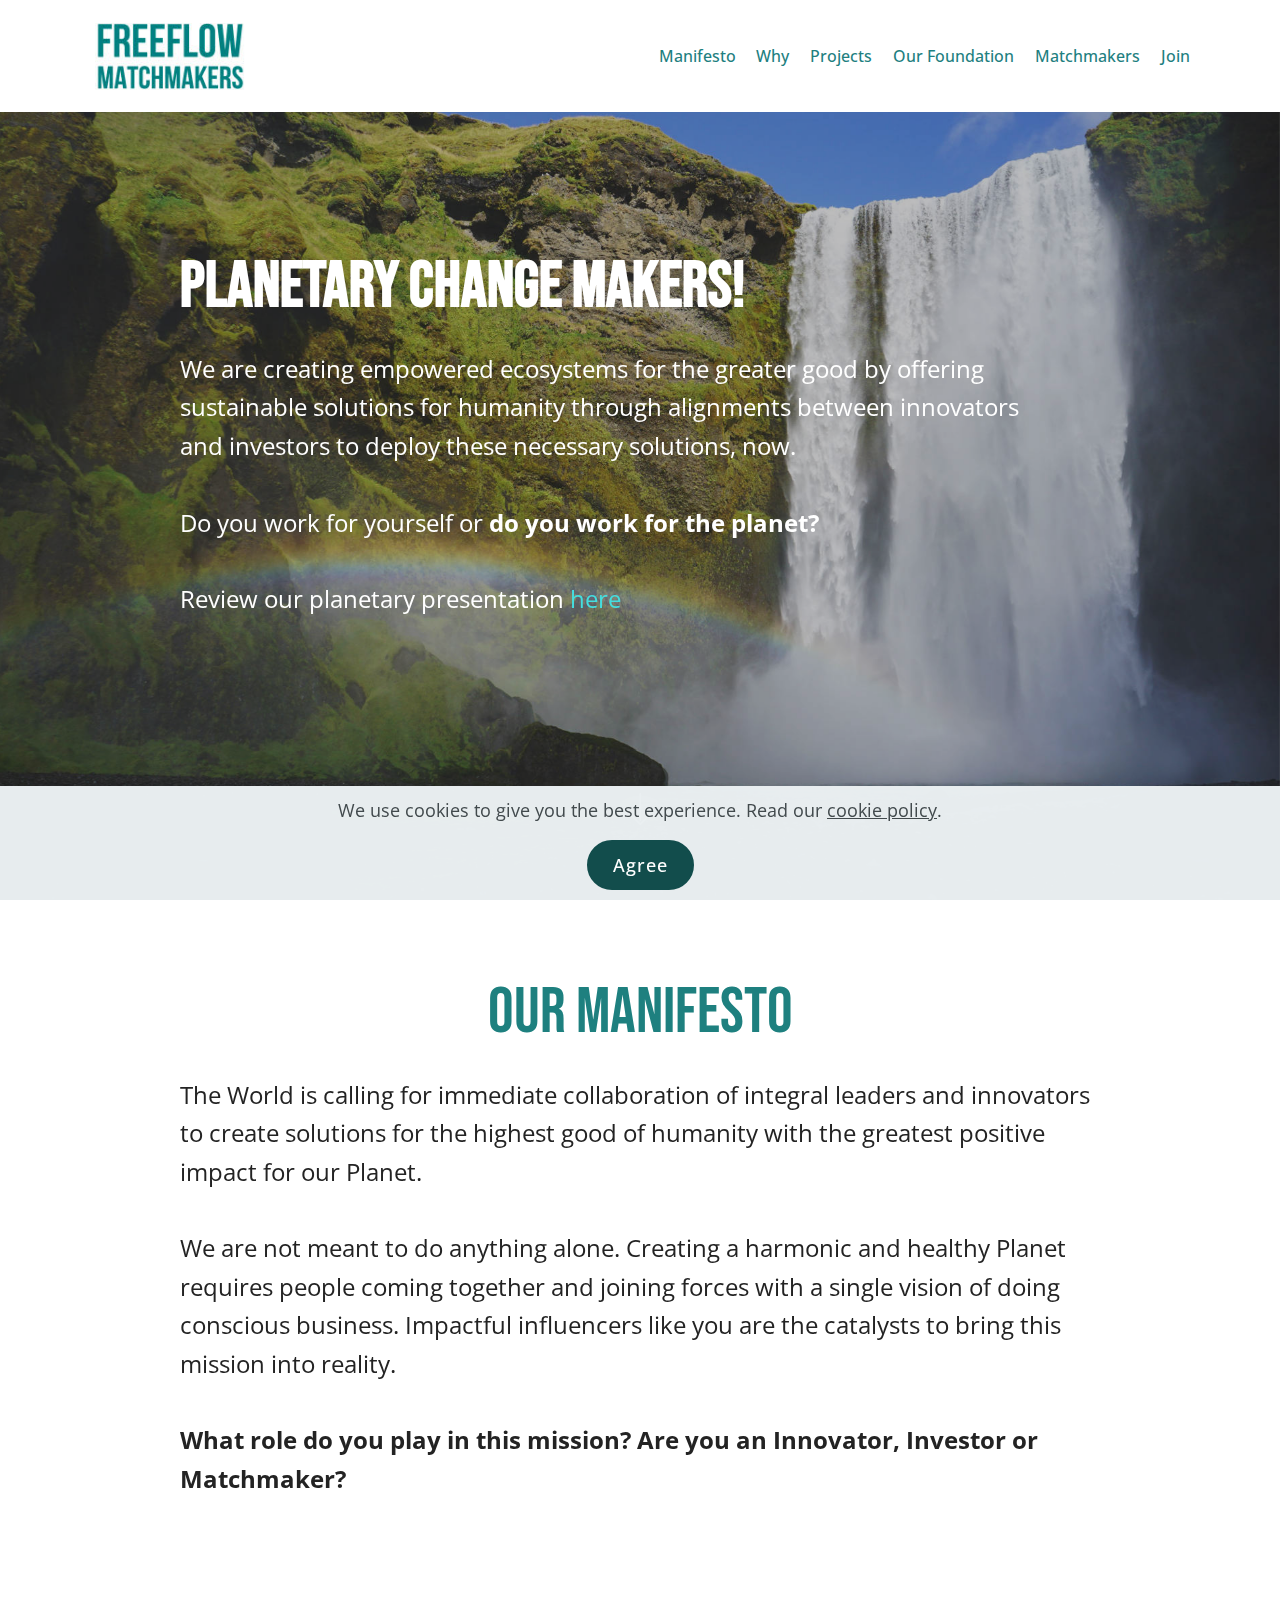
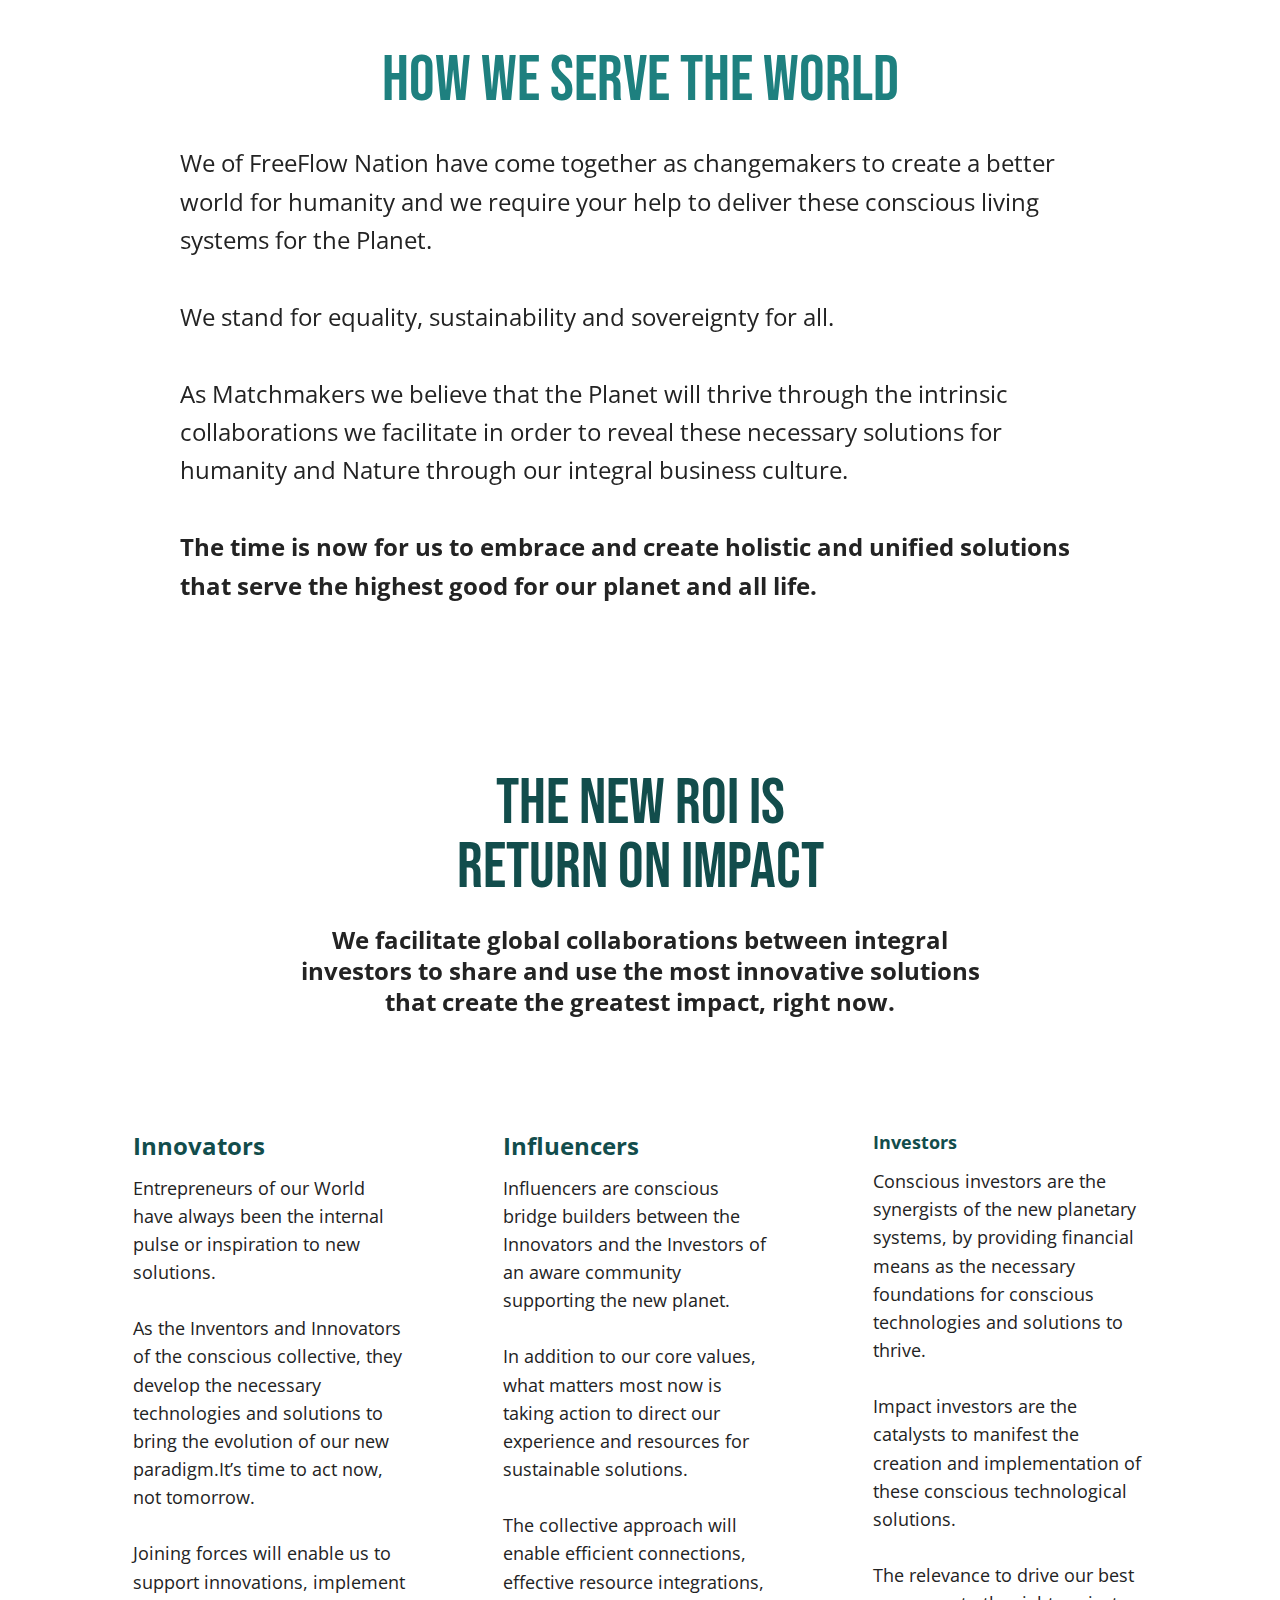
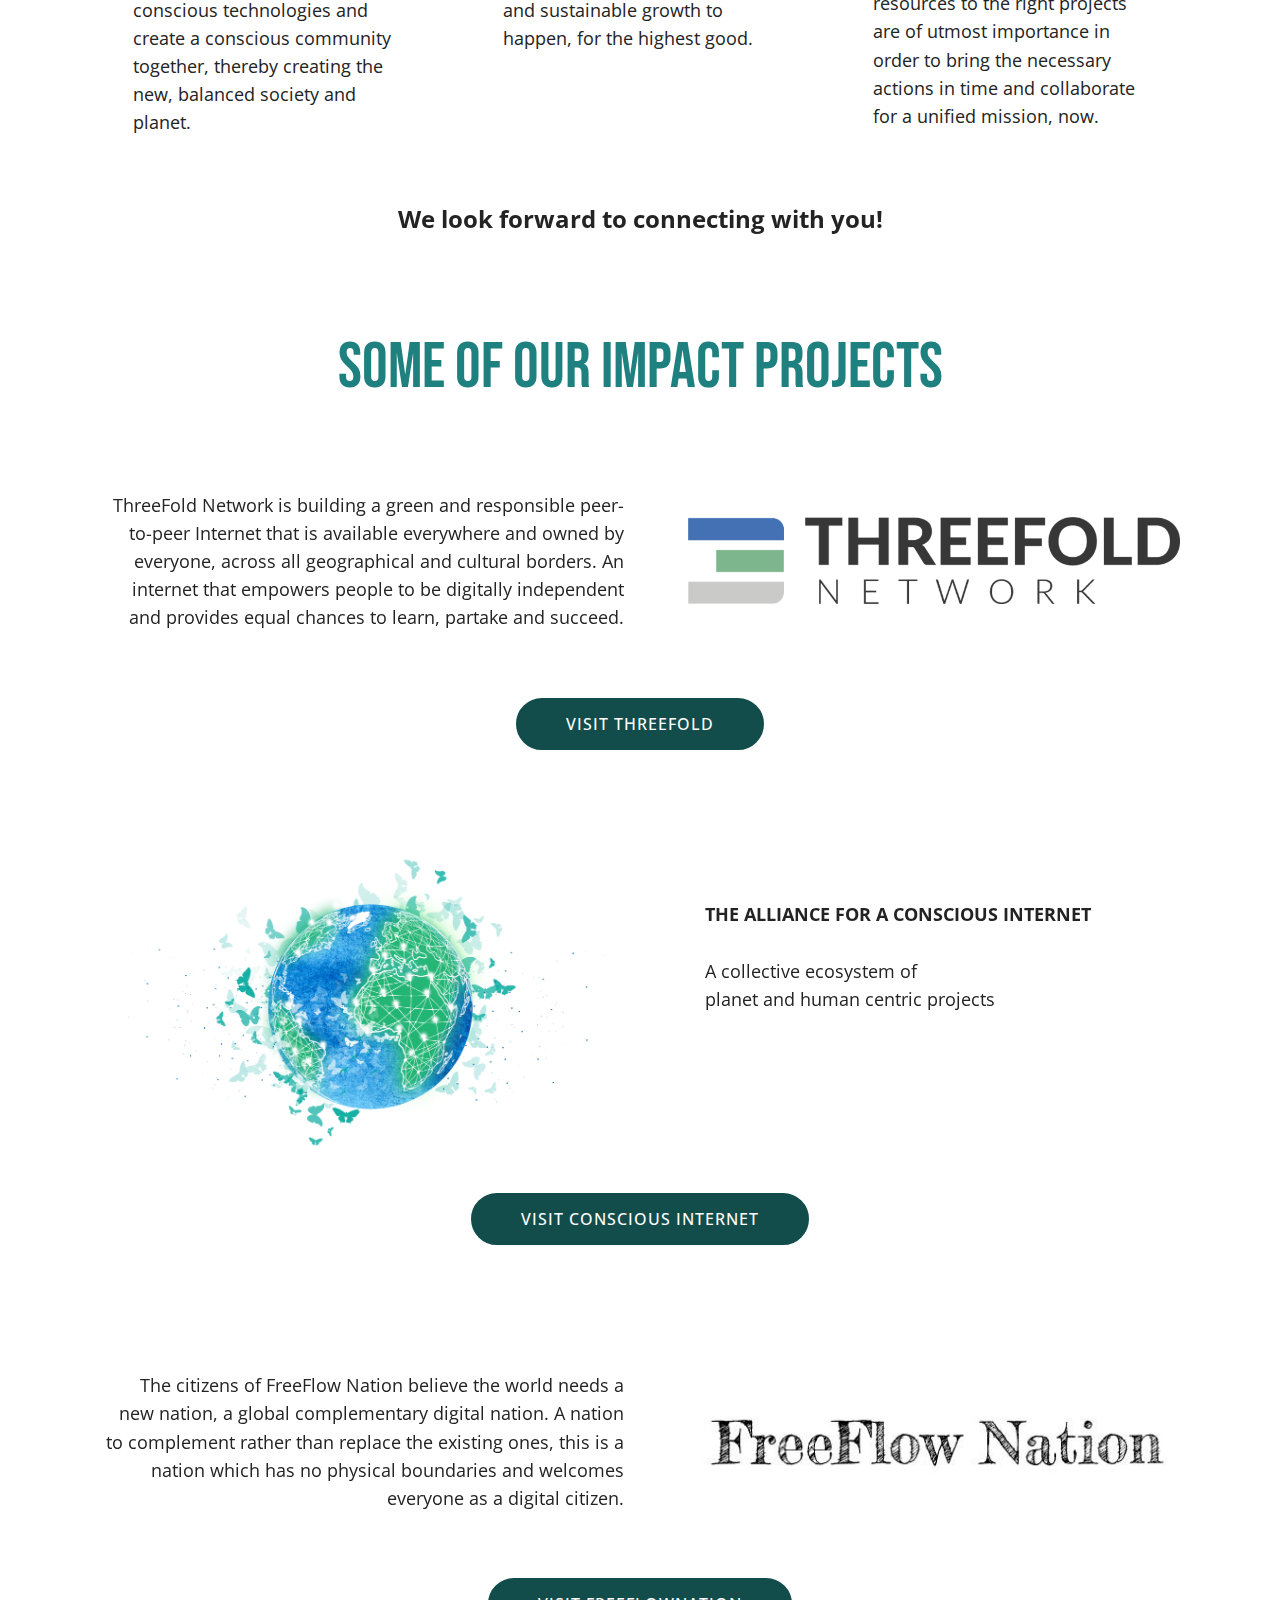
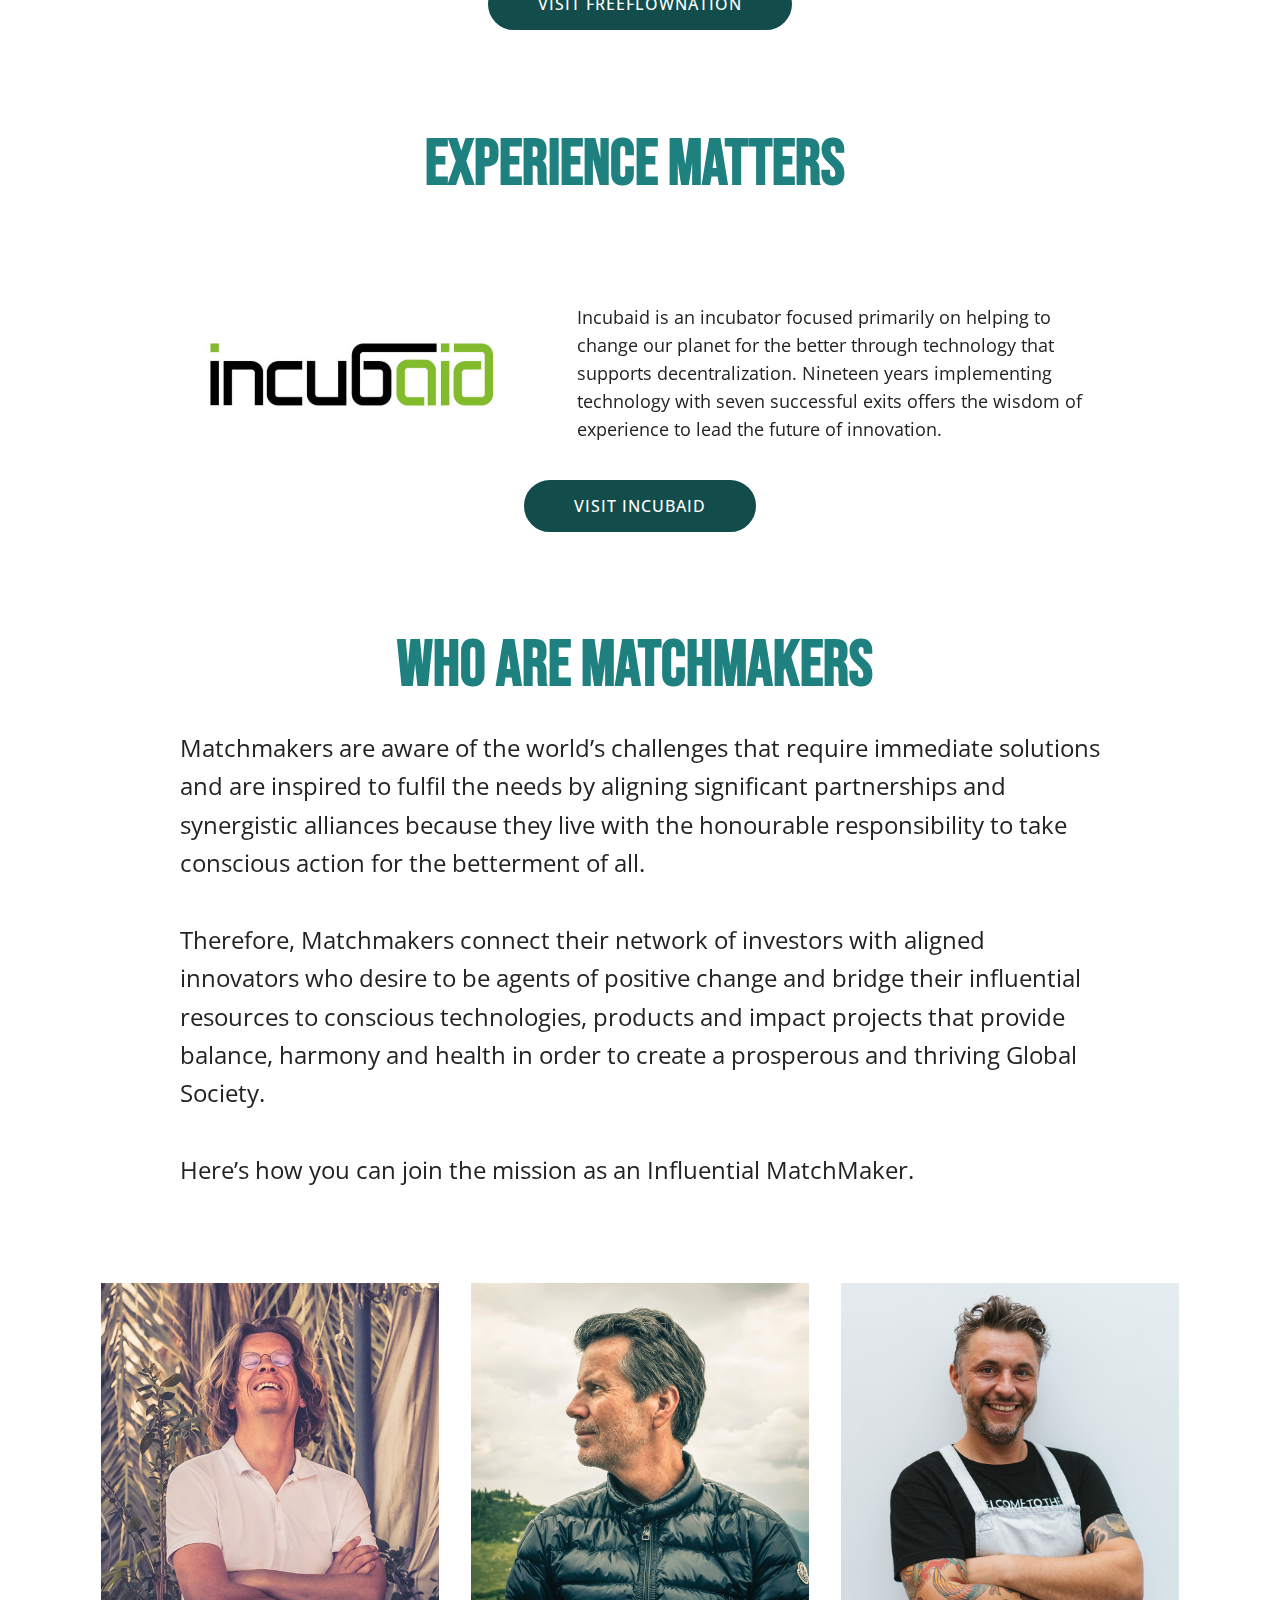
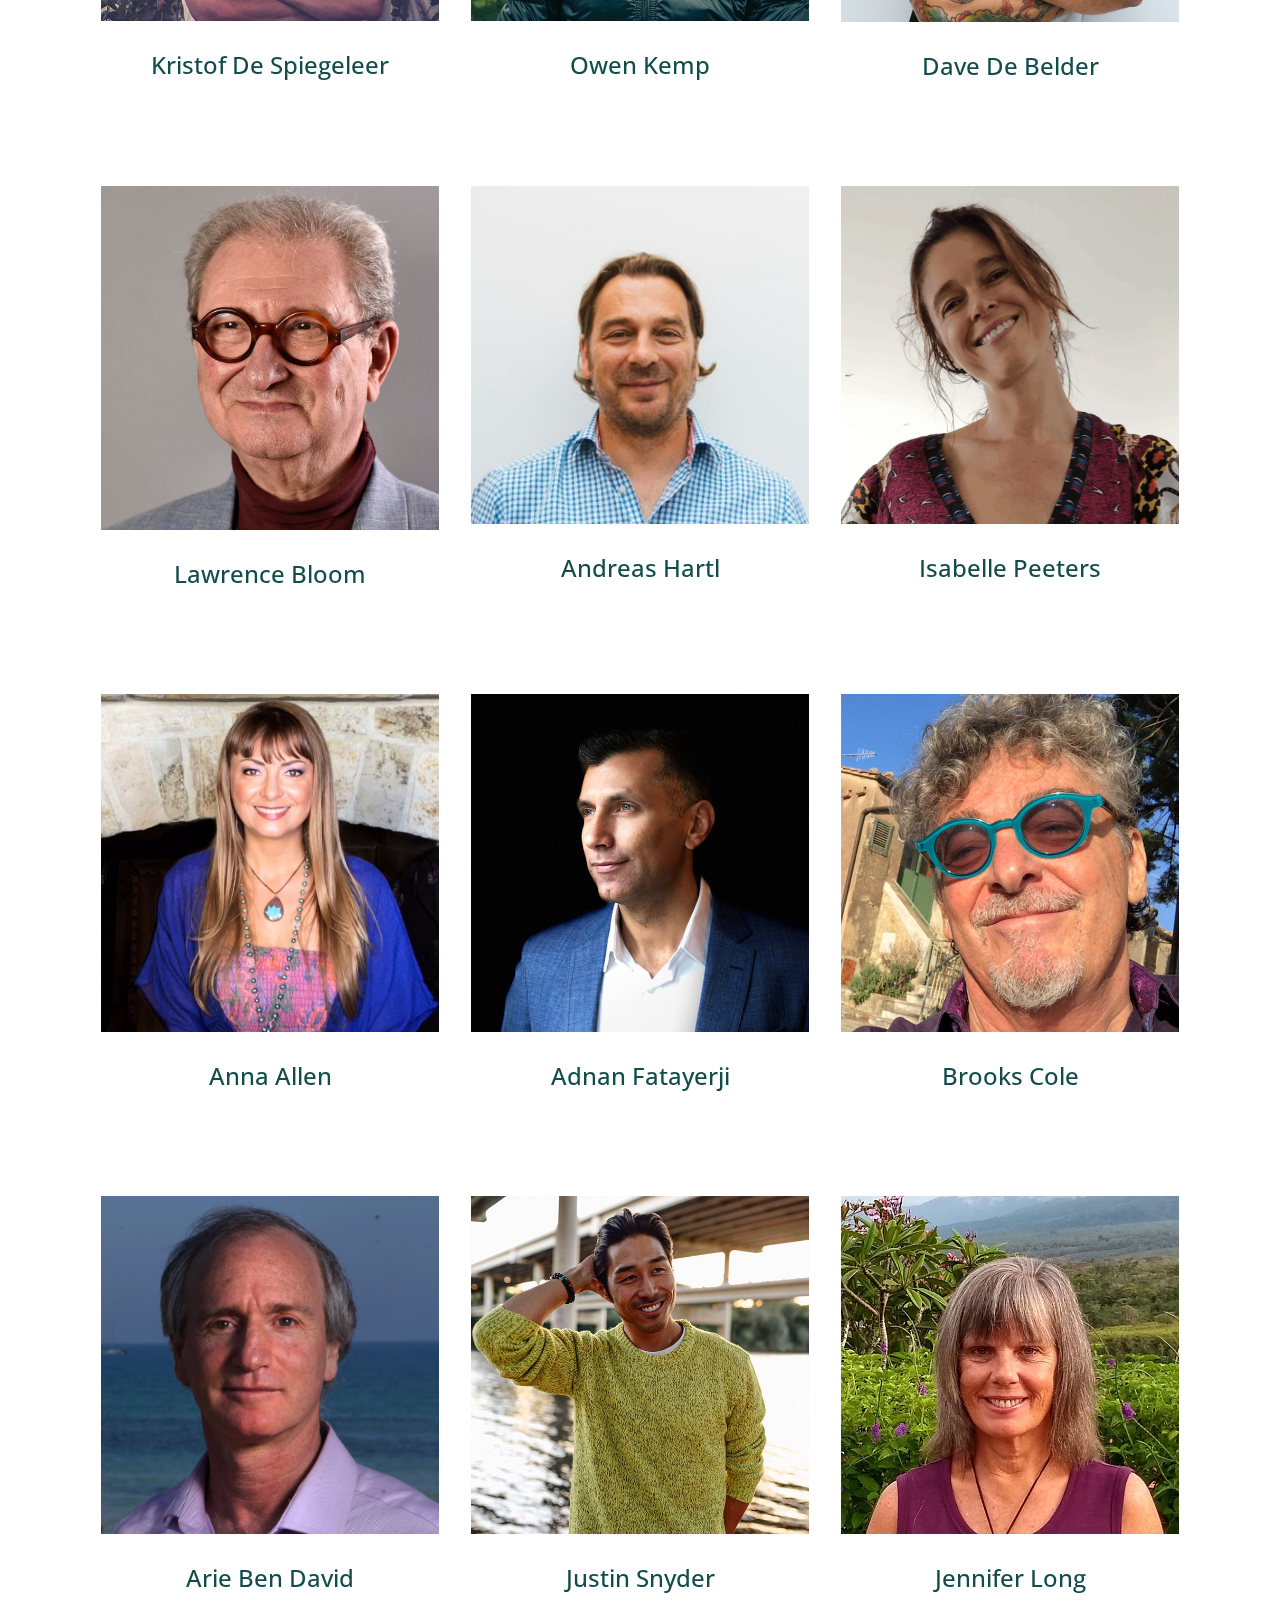
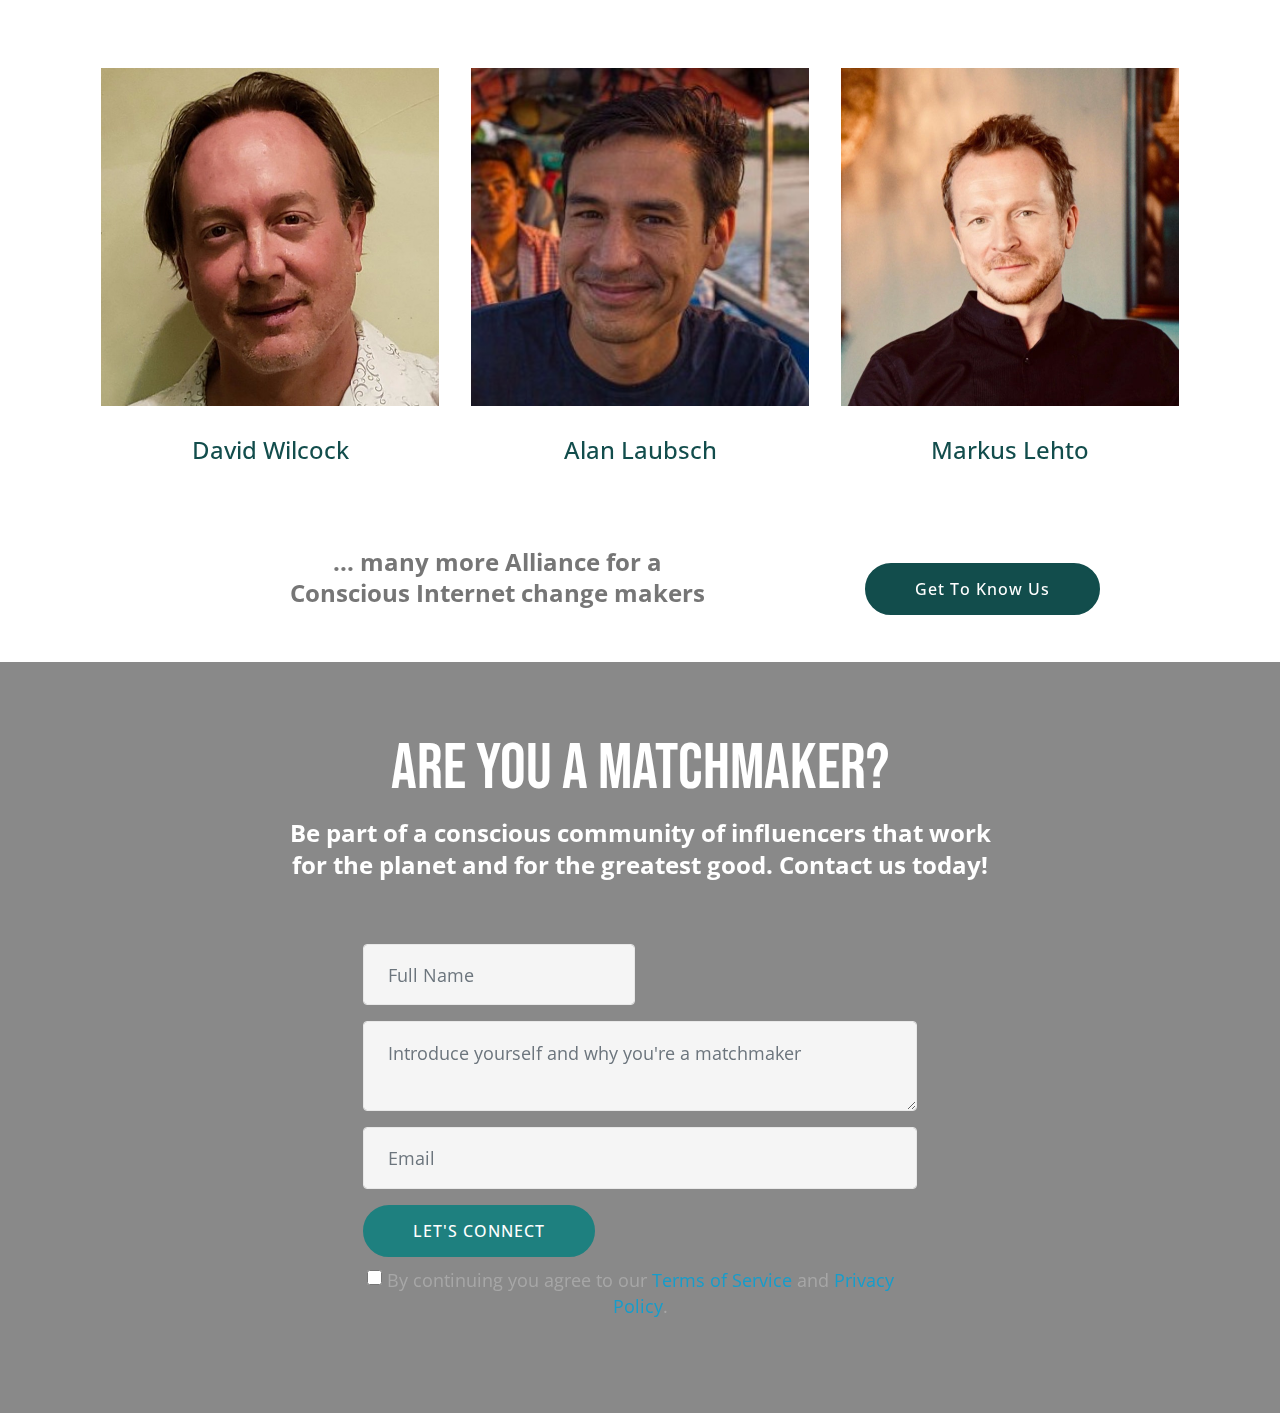
<file: index.html>
<!DOCTYPE html>
<html  >
<head>
  <!-- Site made with Mobirise Website Builder v4.12.4, https://mobirise.com -->
  <meta charset="UTF-8">
  <meta http-equiv="X-UA-Compatible" content="IE=edge">
  <meta name="generator" content="Mobirise v4.12.4, mobirise.com">
  <meta name="viewport" content="width=device-width, initial-scale=1, minimum-scale=1">
  <link rel="shortcut icon" href="assets/images/screenshot-2020-03-17-at-14.22.44-128x127.png" type="image/x-icon">
  <meta name="description" content="">
  
  
  <title>Home</title>
  <link rel="stylesheet" href="assets/web/assets/mobirise-icons/mobirise-icons.css">
  <link rel="stylesheet" href="assets/bootstrap/css/bootstrap.min.css">
  <link rel="stylesheet" href="assets/bootstrap/css/bootstrap-grid.min.css">
  <link rel="stylesheet" href="assets/bootstrap/css/bootstrap-reboot.min.css">
  <link rel="stylesheet" href="assets/web/assets/gdpr-plugin/gdpr-styles.css">
  <link rel="stylesheet" href="assets/tether/tether.min.css">
  <link rel="stylesheet" href="assets/dropdown/css/style.css">
  <link rel="stylesheet" href="assets/formstyler/jquery.formstyler.css">
  <link rel="stylesheet" href="assets/formstyler/jquery.formstyler.theme.css">
  <link rel="stylesheet" href="assets/datepicker/jquery.datetimepicker.min.css">
  <link rel="stylesheet" href="assets/theme/css/style.css">
  <link rel="preload" as="style" href="assets/mobirise/css/mbr-additional.css"><link rel="stylesheet" href="assets/mobirise/css/mbr-additional.css" type="text/css">
  
  
  
</head>
<body>
  <section class="menu cid-rSWclpwy1L" once="menu" id="menu1-0">

    

    <nav class="navbar navbar-expand beta-menu navbar-dropdown align-items-center navbar-fixed-top navbar-toggleable-sm">
        <button class="navbar-toggler navbar-toggler-right" type="button" data-toggle="collapse" data-target="#navbarSupportedContent" aria-controls="navbarSupportedContent" aria-expanded="false" aria-label="Toggle navigation">
            <div class="hamburger">
                <span></span>
                <span></span>
                <span></span>
                <span></span>
            </div>
        </button>
        <div class="menu-logo">
            <div class="navbar-brand">
                <span class="navbar-logo">
                    <a href="index.html">
                         <img src="assets/images/ffmm2-192x103.jpg" alt="Mobirise" title="" style="height: 6rem;">
                    </a>
                </span>
                
            </div>
        </div>
        <div class="collapse navbar-collapse" id="navbarSupportedContent">
            <ul class="navbar-nav nav-dropdown nav-right" data-app-modern-menu="true"><li class="nav-item">
                    <a class="nav-link link text-secondary display-4" href="index.html#header2-i">
                        
                        Manifesto</a>
                </li><li class="nav-item"><a class="nav-link link text-secondary display-4" href="index.html#header2-5">Why</a></li><li class="nav-item"><a class="nav-link link text-secondary display-4" href="index.html#header2-q">Projects</a></li><li class="nav-item"><a class="nav-link link text-secondary display-4" href="index.html#content7-12">Our Foundation</a></li><li class="nav-item"><a class="nav-link link text-secondary display-4" href="index.html#header2-6">Matchmakers</a></li><li class="nav-item"><a class="nav-link link text-secondary display-4" href="index.html#form3-e">Join</a></li></ul>
            
        </div>
    </nav>
</section>

<section class="engine"><a href="https://mobirise.info/m">free website design templates</a></section><section class="cid-rSWcpvoNPA mbr-fullscreen mbr-parallax-background" id="header2-1">

    

    <div class="mbr-overlay" style="opacity: 0.3; background-color: rgb(35, 35, 35);"></div>

    <div class="container align-center">
        <div class="row justify-content-md-center">
            <div class="mbr-white col-md-10">
                <h1 class="mbr-section-title mbr-bold pb-3 mbr-fonts-style display-2">Planetary Change Makers!<span style="font-weight: normal;">&nbsp;</span></h1>
                
                <p class="mbr-text pb-3 mbr-fonts-style display-5">We are creating empowered ecosystems for the greater good by offering sustainable solutions for humanity through alignments between innovators <br>and investors to deploy these necessary solutions, now.&nbsp;<br><br>Do you work for yourself or <strong>do you work for the planet?</strong><br><br>Review our planetary presentation <a href="http://planet.freeflownation.org" class="text-success">here</a></p>
                
            </div>
        </div>
    </div>
    <div class="mbr-arrow hidden-sm-down" aria-hidden="true">
        <a href="#next">
            <i class="mbri-down mbr-iconfont"></i>
        </a>
    </div>
</section>

<section class="cid-rT1Etxje2z" id="header2-i">

    

    

    <div class="container align-center">
        <div class="row justify-content-md-center">
            <div class="mbr-white col-md-10">
                <h1 class="mbr-section-title mbr-bold pb-3 mbr-fonts-style display-2"><span style="font-weight: normal;">Our Manifesto</span></h1>
                
                <p class="mbr-text pb-3 mbr-fonts-style display-5">The World is calling for immediate collaboration of integral leaders and innovators to create solutions for the highest good of humanity with the greatest positive impact for our Planet.<br><br>We are not meant to do anything alone. Creating a harmonic and healthy Planet requires people coming together and joining forces with a single vision of doing conscious business. Impactful influencers like you are the catalysts to bring this mission into reality.<br><br><strong>What role do you play in this mission? Are you an Innovator, Investor or Matchmaker?</strong><strong><br></strong><br></p>
                
            </div>
        </div>
    </div>
    
</section>

<section class="cid-rSWfxkdIQI" id="header2-5">

    

    

    <div class="container align-center">
        <div class="row justify-content-md-center">
            <div class="mbr-white col-md-10">
                <h1 class="mbr-section-title mbr-bold pb-3 mbr-fonts-style display-2"><span style="font-weight: normal;">How we serve the world</span></h1>
                
                <p class="mbr-text pb-3 mbr-fonts-style display-5">We of FreeFlow Nation have come together as changemakers to create a better world for humanity and we require your help to deliver these conscious living systems for the Planet.<br><br>We stand for equality, sustainability and sovereignty for all.<br><br>As Matchmakers we believe that the Planet will thrive through the  intrinsic collaborations we facilitate in order to reveal these necessary solutions for humanity and Nature through our integral business culture.<br><br><strong>The time is now for us to embrace and create holistic and unified solutions that serve the highest good for our planet and all life.</strong><br></p>
                
            </div>
        </div>
    </div>
    
</section>

<section class="mbr-section content4 cid-rV15FZhwWv" id="content4-17">

    

    <div class="container">
        <div class="media-container-row">
            <div class="title col-12 col-md-8">
                <h2 class="align-center pb-3 mbr-fonts-style display-2">the new roi is <br>return on impact</h2>
                <h3 class="mbr-section-subtitle align-center mbr-light mbr-fonts-style display-5"><strong>We facilitate global collaborations between integral investors to share and use the most innovative solutions that create the greatest impact, right now.</strong></h3>
                
            </div>
        </div>
    </div>
</section>

<section class="features4 cid-rV151T6Spv" id="features4-13">
    
         

    
    <div class="container">
        <div class="media-container-row">
            <div class="card p-3 col-12 col-md-6 col-lg-4">
                <div class="card-wrapper media-container-row media-container-row">
                    <div class="card-box">
                        <h4 class="card-title pb-3 mbr-fonts-style display-5"><strong>
                            Innovators
                        </strong></h4>
                        <p class="mbr-text mbr-fonts-style display-7">Entrepreneurs of our World have always been the internal pulse or inspiration to new solutions. <br><br>As the Inventors and Innovators of the conscious collective, they develop the necessary technologies and solutions to bring the evolution of our new paradigm.It’s time to act now, not tomorrow.<br><br>Joining forces will enable us to support innovations, implement conscious technologies and create a conscious community together, thereby creating the new, balanced society and planet.</p>
                    </div>
                </div>
            </div>

            <div class="card p-3 col-12 col-md-6 col-12 col-md-6 col-lg-4">
                <div class="card-wrapper media-container-row">
                    <div class="card-box">
                        <h4 class="card-title pb-3 mbr-fonts-style display-5"><strong>
                            Influencers
                        </strong></h4>
                        <p class="mbr-text mbr-fonts-style display-7">Influencers are conscious bridge builders between the Innovators and the Investors of an aware community supporting the new planet.<br><br>In addition to our core values, what matters most now is taking action to direct our experience and resources for sustainable solutions.<br><br>The collective approach will enable efficient connections, effective resource integrations, and sustainable growth to happen, for the highest good.<br><br></p>
                    </div>
                </div>
            </div>

            <div class="card p-3 col-12 col-md-6 col-lg-4">
                <div class="card-wrapper media-container-row">
                    <div class="card-box">
                        <h4 class="card-title pb-3 mbr-fonts-style display-7"><strong>
                            Investors
                        </strong></h4>
                        <p class="mbr-text mbr-fonts-style display-7">Conscious investors are the synergists of the new planetary systems, by providing financial means as the necessary foundations for conscious technologies and solutions to thrive.<br><br>Impact investors are the catalysts to manifest the creation and implementation of these conscious technological solutions.<br><br>The relevance to drive our best resources to the right projects are of utmost importance in order to bring the necessary actions in time and collaborate for a unified mission, now.</p>
                    </div>
                </div>
            </div>

            
        </div>
    </div>
</section>

<section class="mbr-section article content1 cid-rT7xPBELzn" id="content1-t">
    
     

    <div class="container">
        <div class="media-container-row">
            <div class="mbr-text col-12 mbr-fonts-style display-5 col-md-8"><p><strong>We look forward to connecting with you!</strong></p></div>
        </div>
    </div>
</section>

<section class="cid-rT1Io8YS0j" id="header2-q">

    

    

    <div class="container align-center">
        <div class="row justify-content-md-center">
            <div class="mbr-white col-md-10">
                <h1 class="mbr-section-title mbr-bold pb-3 mbr-fonts-style display-2"><span style="font-weight: normal;">some of our IMPACT projects</span></h1>
                
                
                
            </div>
        </div>
    </div>
    
</section>

<section class="mbr-section content7 cid-rT1Il90O2r" id="content7-p">
          
    

    <div class="container">
        <div class="media-container-row">
            <div class="col-12 col-md-12">
                <div class="media-container-row">
                    <div class="media-content">
                        <div class="mbr-section-text">
                            <p class="mbr-text align-right mb-0 mbr-fonts-style display-7">ThreeFold Network is building a green and responsible peer-to-peer Internet that is available everywhere and owned by everyone, across all geographical and cultural borders. An internet that empowers people to be digitally independent and provides equal chances to learn, partake and succeed.</p>
                        </div>
                    </div>
                    <div class="mbr-figure" style="width: 100%;">
                     <img src="assets/images/tfn-horizontal-indented-842x149.png" alt="Mobirise" title="">  
                    </div>
                </div>
            </div>
        </div>
    </div>
</section>

<section class="mbr-section content8 cid-rTuQKBX1O1" id="content8-17">

    

    <div class="container">
        <div class="media-container-row title">
            <div class="col-12 col-md-8">
                <div class="mbr-section-btn align-center"><a class="btn btn-primary display-4" href="https://threefold.io" target="_blank">VISIT THREEFOLD</a></div>
            </div>
        </div>
    </div>
</section>

<section class="mbr-section content7 cid-rT1HVJMgg8" id="content7-n">
          
    

    <div class="container">
        <div class="media-container-row">
            <div class="col-12 col-md-12">
                <div class="media-container-row">
                    <div class="media-content">
                        <div class="mbr-section-text">
                            <p class="mbr-text align-right mb-0 mbr-fonts-style display-7"><strong><br></strong><br><br><strong>THE ALLIANCE FOR A CONSCIOUS INTERNET</strong><br><br>A collective ecosystem of <br>planet and human centric projects<br><br><br></p>
                        </div>
                    </div>
                    <div class="mbr-figure" style="width: 120%;">
                     <img src="assets/images/green-header2.png" alt="Mobirise" title="">  
                    </div>
                </div>
            </div>
        </div>
    </div>
</section>

<section class="mbr-section content8 cid-rTuQUD4iWx" id="content8-1a">

    

    <div class="container">
        <div class="media-container-row title">
            <div class="col-12 col-md-8">
                <div class="mbr-section-btn align-center"><a class="btn btn-primary display-4" href="https://www.consciousinternet.org/" target="_blank">VISIT CONSCIOUS INTERNET</a></div>
            </div>
        </div>
    </div>
</section>

<section class="mbr-section content7 cid-rTuHPYyjiO" id="content7-y">
          
    

    <div class="container">
        <div class="media-container-row">
            <div class="col-12 col-md-12">
                <div class="media-container-row">
                    <div class="media-content">
                        <div class="mbr-section-text">
                            <p class="mbr-text align-right mb-0 mbr-fonts-style display-7">The citizens of FreeFlow Nation believe the world needs a new nation, a global complementary digital nation. A nation to complement rather than replace the existing ones, this is a nation which has no physical boundaries and welcomes everyone as a digital citizen.<br></p>
                        </div>
                    </div>
                    <div class="mbr-figure" style="width: 100%;">
                     <img src="assets/images/ffnlogo-500x80.jpg" alt="freeflow nation logo" title="">  
                    </div>
                </div>
            </div>
        </div>
    </div>
</section>

<section class="mbr-section content8 cid-rTuQVsVQKc" id="content8-1b">

    

    <div class="container">
        <div class="media-container-row title">
            <div class="col-12 col-md-8">
                <div class="mbr-section-btn align-center"><a class="btn btn-primary display-4" href="https://freeflownation.org" target="_blank">VISIT FREEFLOWNATION</a></div>
            </div>
        </div>
    </div>
</section>

<section class="cid-rTuIVLW88k" id="header2-z">

    

    

    <div class="container align-center">
        <div class="row justify-content-md-center">
            <div class="mbr-white col-md-10">
                <h1 class="mbr-section-title mbr-bold pb-3 mbr-fonts-style display-2">Experience Matters&nbsp;</h1>
                
                
                
            </div>
        </div>
    </div>
    
</section>

<section class="mbr-section content7 cid-rTuJOTr0vB" id="content7-12">
          
    

    <div class="container">
        <div class="media-container-row">
            <div class="col-12 col-md-10">
                <div class="media-container-row">
                    <div class="media-content">
                        <div class="mbr-section-text">
                            <p class="mbr-text align-right mb-0 mbr-fonts-style display-7">Incubaid is an incubator focused primarily on helping to change our planet for the better through technology that supports decentralization. Nineteen years implementing technology with seven successful exits offers the wisdom of experience to lead the future of innovation.&nbsp;<br></p>
                        </div>
                    </div>
                    <div class="mbr-figure" style="width: 70%;">
                     <img src="assets/images/incubaidlogo-574x168.jpg" alt="Mobirise" title="">  
                    </div>
                </div>
            </div>
        </div>
    </div>
</section>

<section class="mbr-section content8 cid-rTuRe7gGwV" id="content8-1c">

    

    <div class="container">
        <div class="media-container-row title">
            <div class="col-12 col-md-8">
                <div class="mbr-section-btn align-center"><a class="btn btn-primary display-4" href="https://incubaid.com/" target="_blank">VISIT INCUBAID</a></div>
            </div>
        </div>
    </div>
</section>

<section class="cid-rSWfK10Hhr" id="header2-6">

    

    

    <div class="container align-center">
        <div class="row justify-content-md-center">
            <div class="mbr-white col-md-10">
                <h1 class="mbr-section-title mbr-bold pb-3 mbr-fonts-style display-2">Who are Matchmakers&nbsp;</h1>
                
                <p class="mbr-text pb-3 mbr-fonts-style display-5">Matchmakers are aware of the world’s challenges that require immediate solutions and are inspired to fulfil the needs by aligning significant partnerships and synergistic alliances because they live with the honourable responsibility to take conscious action for the betterment of all.<br><br>Therefore, Matchmakers connect their network of investors with aligned innovators who desire to be agents of positive change and bridge their influential resources to conscious technologies, products and impact projects that provide balance, harmony and health in order to create a prosperous and thriving Global Society.<br><br>Here’s how you can join the mission as an Influential MatchMaker.<br></p>
                
            </div>
        </div>
    </div>
    
</section>

<section class="features2 cid-rSWgEJp7Ek" id="features2-a">

    

    
    
    <div class="container">
        <div class="media-container-row">
            <div class="card p-3 col-12 col-md-6 col-lg-4">
                <div class="card-wrapper">
                    <div class="card-img">
                        <a href="https://www.consciousinternet.org/#/people/kristof_de_spiegeleer"><img src="assets/images/kristof-de-spiegeleer.jpeg" alt="Mobirise" title=""></a>
                    </div>
                    <div class="card-box">
                        <h4 class="card-title pb-3 mbr-fonts-style display-5">
                            Kristof De Spiegeleer</h4>
                        
                    </div>
                </div>
            </div>

            <div class="card p-3 col-12 col-md-6 col-lg-4">
                <div class="card-wrapper">
                    <div class="card-img">
                        <a href="https://www.consciousinternet.org/#/people/owen_kemp"><img src="assets/images/owen-kemp.jpeg" alt="Mobirise" title=""></a>
                    </div>
                    <div class="card-box ">
                        <h4 class="card-title pb-3 mbr-fonts-style display-5">Owen Kemp</h4>
                        
                    </div>
                </div>
            </div>

            <div class="card p-3 col-12 col-md-6 col-lg-4">
                <div class="card-wrapper">
                    <div class="card-img">
                        <a href="https://www.consciousinternet.org/#/people/dave_de_belder" target="_blank"><img src="assets/images/dave-de-belder.jpeg" alt="Mobirise" title=""></a>
                    </div>
                    <div class="card-box">
                        <h4 class="card-title pb-3 mbr-fonts-style display-5">Dave De Belder</h4>
                        
                    </div>
                </div>
            </div>

            
        </div>
    </div>
</section>

<section class="features2 cid-s7NRux7V92" id="features2-19">

    

    
    
    <div class="container">
        <div class="media-container-row">
            <div class="card p-3 col-12 col-md-6 col-lg-4">
                <div class="card-wrapper">
                    <div class="card-img">
                        <a href="https://www.consciousinternet.org/#/people/lawrence_bloom"><img src="assets/images/lawrence-bloom.jpg" alt="Mobirise" title=""></a>
                    </div>
                    <div class="card-box">
                        <h4 class="card-title pb-3 mbr-fonts-style display-5">Lawrence Bloom</h4>
                        
                    </div>
                </div>
            </div>

            <div class="card p-3 col-12 col-md-6 col-lg-4">
                <div class="card-wrapper">
                    <div class="card-img">
                        <a href="https://www.consciousinternet.org/#/people/andreas_hartl"><img src="assets/images/andreas-hartl.jpeg" alt="Mobirise" title=""></a>
                    </div>
                    <div class="card-box ">
                        <h4 class="card-title pb-3 mbr-fonts-style display-5">
                            Andreas Hartl</h4>
                        
                    </div>
                </div>
            </div>

            <div class="card p-3 col-12 col-md-6 col-lg-4">
                <div class="card-wrapper">
                    <div class="card-img">
                        <a href="https://www.consciousinternet.org/#/people/isabelle_peters"><img src="assets/images/isabelle-peters.png" alt="Mobirise" title=""></a>
                    </div>
                    <div class="card-box">
                        <h4 class="card-title pb-3 mbr-fonts-style display-5">Isabelle Peeters</h4>
                        
                    </div>
                </div>
            </div>

            
        </div>
    </div>
</section>

<section class="features2 cid-s7NQh6Elgc" id="features2-18">

    

    
    
    <div class="container">
        <div class="media-container-row">
            <div class="card p-3 col-12 col-md-6 col-lg-4">
                <div class="card-wrapper">
                    <div class="card-img">
                        <a href="https://www.consciousinternet.org/#/people/anna_allen"><img src="assets/images/anna.fireplace.blue.1-676x649.jpeg" alt="Mobirise" title=""></a>
                    </div>
                    <div class="card-box">
                        <h4 class="card-title pb-3 mbr-fonts-style display-5">Anna Allen</h4>
                        
                    </div>
                </div>
            </div>

            <div class="card p-3 col-12 col-md-6 col-lg-4">
                <div class="card-wrapper">
                    <div class="card-img">
                        <a href="https://www.consciousinternet.org/#/people/adnan_fatayerji"><img src="assets/images/adnan-fatayerji.jpg" alt="Mobirise" title=""></a>
                    </div>
                    <div class="card-box ">
                        <h4 class="card-title pb-3 mbr-fonts-style display-5">
                            Adnan Fatayerji</h4>
                        
                    </div>
                </div>
            </div>

            <div class="card p-3 col-12 col-md-6 col-lg-4">
                <div class="card-wrapper">
                    <div class="card-img">
                        <a href="https://www.consciousinternet.org/#/people/brooks_cole"><img src="assets/images/brooks-cole.jpg" alt="Mobirise" title=""></a>
                    </div>
                    <div class="card-box">
                        <h4 class="card-title pb-3 mbr-fonts-style display-5">Brooks Cole</h4>
                        
                    </div>
                </div>
            </div>

            
        </div>
    </div>
</section>

<section class="features2 cid-s7NTCsW39r" id="features2-1a">

    

    
    
    <div class="container">
        <div class="media-container-row">
            <div class="card p-3 col-12 col-md-6 col-lg-4">
                <div class="card-wrapper">
                    <div class="card-img">
                        <a href="https://www.consciousinternet.org/#/people/arie_ben_david"><img src="assets/images/arie-ben-david.jpeg" alt="Mobirise" title=""></a>
                    </div>
                    <div class="card-box">
                        <h4 class="card-title pb-3 mbr-fonts-style display-5">Arie Ben David</h4>
                        
                    </div>
                </div>
            </div>

            <div class="card p-3 col-12 col-md-6 col-lg-4">
                <div class="card-wrapper">
                    <div class="card-img">
                        <a href="https://www.consciousinternet.org/#/people/justin_snyder" target="_blank"><img src="assets/images/justin-snyder.jpg" alt="Mobirise" title=""></a>
                    </div>
                    <div class="card-box ">
                        <h4 class="card-title pb-3 mbr-fonts-style display-5">Justin Snyder</h4>
                        
                    </div>
                </div>
            </div>

            <div class="card p-3 col-12 col-md-6 col-lg-4">
                <div class="card-wrapper">
                    <div class="card-img">
                        <a href="https://www.consciousinternet.org/#/people/jennifer_long" target="_blank"><img src="assets/images/jennifer-long-1.jpeg" alt="Mobirise" title=""></a>
                    </div>
                    <div class="card-box">
                        <h4 class="card-title pb-3 mbr-fonts-style display-5">Jennifer Long</h4>
                        
                    </div>
                </div>
            </div>

            
        </div>
    </div>
</section>

<section class="features2 cid-rT1wMZAd2N" id="features2-h">

    

    
    
    <div class="container">
        <div class="media-container-row">
            <div class="card p-3 col-12 col-md-6 col-lg-4">
                <div class="card-wrapper">
                    <div class="card-img">
                        <img src="assets/images/2020-03-27-16.51.20-676x901.jpeg" alt="Mobirise" title="">
                    </div>
                    <div class="card-box">
                        <h4 class="card-title pb-3 mbr-fonts-style display-5">David Wilcock</h4>
                        
                    </div>
                </div>
            </div>

            <div class="card p-3 col-12 col-md-6 col-lg-4">
                <div class="card-wrapper">
                    <div class="card-img">
                        <a href="https://www.consciousinternet.org/#/people/alan_laubsch"><img src="assets/images/alan-676x464.jpeg" alt="Mobirise" title=""></a>
                    </div>
                    <div class="card-box ">
                        <h4 class="card-title pb-3 mbr-fonts-style display-5">Alan Laubsch</h4>
                        
                    </div>
                </div>
            </div>

            <div class="card p-3 col-12 col-md-6 col-lg-4">
                <div class="card-wrapper">
                    <div class="card-img">
                        <img src="assets/images/markus-676x717.jpeg" alt="Mobirise" title="">
                    </div>
                    <div class="card-box">
                        <h4 class="card-title pb-3 mbr-fonts-style display-5">Markus Lehto</h4>
                        
                    </div>
                </div>
            </div>

            
        </div>
    </div>
</section>

<section class="mbr-section info1 cid-s7NUuDltwc" id="info1-1b">

    

    
    <div class="container">
        <div class="row justify-content-center content-row">
            <div class="media-container-column title col-12 col-lg-7 col-md-6">
                <h3 class="mbr-section-subtitle align-left mbr-light pb-3 mbr-fonts-style display-5"><strong>... many more Alliance for a<br>Conscious&nbsp;</strong><strong>Internet change makers</strong></h3>
                <h2 class="align-left mbr-bold mbr-fonts-style display-7"></h2>
            </div>
            <div class="media-container-column col-12 col-lg-3 col-md-4">
                <div class="mbr-section-btn align-right py-4"><a class="btn btn-primary display-4" href="https://www.consciousinternet.org/#/people" target="_blank">Get To Know Us</a></div>
            </div>
        </div>
    </div>
</section>

<section class="mbr-section form3 cid-rT16VuUvQp mbr-parallax-background" id="form3-e">

    

    <div class="mbr-overlay" style="opacity: 0.5; background-color: rgb(35, 35, 35);">
    </div>

    <div class="container">
        <div class="row justify-content-center">
            <div class="title col-12 col-lg-8">
                <h2 class="align-center pb-2 mbr-fonts-style display-2">Are you a matchmaker?</h2>
                <h3 class="mbr-section-subtitle align-center pb-5 mbr-light mbr-fonts-style display-5"><strong>Be part of a conscious community of influencers that work for the planet and for the greatest good. Contact us today!</strong></h3>
            </div>
        </div>

        <div class="row py-2 justify-content-center">
            <div class="col-12 col-lg-6  col-md-8 " data-form-type="formoid">
<!--Formbuilder Form-->
<form action="https://mobirise.com/" method="POST" class="mbr-form form-with-styler" data-form-title="Mobirise Form"><input type="hidden" name="email" data-form-email="true" value="eI/zfAUOkmos8Thd7AmQWdvs3uUEkrE6WovmCSj+gaxvD5wY2/1mf9GgKRL+wKcU7QP/EXf11sjyWpSYUh7G20b/e83gJ1kP5M46AczFo4Nir5GyMcW1x+FM58wy+63p">
<div class="row">
<div hidden="hidden" data-form-alert="" class="alert alert-success col-12">Thank you for your interest in the FreeFlow MatchMakers!
We strive to reach out to all potentials matchmakers within 2 to 3 days. Looking forward to connect.</div>
<div hidden="hidden" data-form-alert-danger="" class="alert alert-danger col-12"> </div>
</div>
<div class="dragArea row">
<div class="col-lg-12 col-md-12 col-sm-12 form-group">
<div class="form-row">
<div class="col">
<input type="text" name="nameFirst" placeholder="Full Name" data-form-field="nameFirst" class="form-control text-multiple" value="" id="nameFirst-form3-e">
</div>
<div class="col">

</div>
</div>
</div>
<div class="col-lg-12 col-md-12 col-sm-12 form-group" data-for="textarea">
<textarea name="textarea" placeholder="Introduce yourself and why you're a matchmaker" data-form-field="textarea" class="form-control display-7" id="textarea-form3-e"></textarea>
</div>
<div data-for="text" class="col-lg-12 col-md-12 col-sm-12 form-group">
<input type="text" name="text" placeholder="Email" data-form-field="text" class="form-control display-7" value="" id="text-form3-e">
</div>

<div class="col-auto input-group-btn"><button type="submit" class="btn  btn-secondary display-4">LET'S CONNECT</button></div>
</div>
<span class="gdpr-block">
<label>
<span class="textGDPR display-7" style="color: #a7a7a7"><input type="checkbox" name="gdpr" id="gdpr-form3-e" required="">By continuing you agree to our <a style="color: #149dcc; text-decoration: none;" href="terms.html">Terms of Service</a> and <a style="color: #149dcc; text-decoration: none;" href="policy.html">Privacy Policy</a>.</span>
</label>
</span></form><!--Formbuilder Form-->
</div>
        </div>
    </div>
</section>


  <script src="assets/web/assets/jquery/jquery.min.js"></script>
  <script src="assets/popper/popper.min.js"></script>
  <script src="assets/bootstrap/js/bootstrap.min.js"></script>
  <script src="assets/tether/tether.min.js"></script>
  <script src="assets/smoothscroll/smooth-scroll.js"></script>
  <script src="assets/web/assets/cookies-alert-plugin/cookies-alert-core.js"></script>
  <script src="assets/web/assets/cookies-alert-plugin/cookies-alert-script.js"></script>
  <script src="assets/dropdown/js/nav-dropdown.js"></script>
  <script src="assets/dropdown/js/navbar-dropdown.js"></script>
  <script src="assets/touchswipe/jquery.touch-swipe.min.js"></script>
  <script src="assets/parallax/jarallax.min.js"></script>
  <script src="assets/formstyler/jquery.formstyler.js"></script>
  <script src="assets/formstyler/jquery.formstyler.min.js"></script>
  <script src="assets/datepicker/jquery.datetimepicker.full.js"></script>
  <script src="assets/theme/js/script.js"></script>
  <script src="assets/formoid/formoid.min.js"></script>
  
  
<input name="cookieData" type="hidden" data-cookie-customDialogSelector='null' data-cookie-colorText='#424a4d' data-cookie-colorBg='rgba(234, 239, 241, 0.99)' data-cookie-textButton='Agree' data-cookie-colorButton='' data-cookie-colorLink='#424a4d' data-cookie-underlineLink='true' data-cookie-text="We use cookies to give you the best experience. Read our <a href='privacy.html'>cookie policy</a>.">
  </body>
</html>
</file>
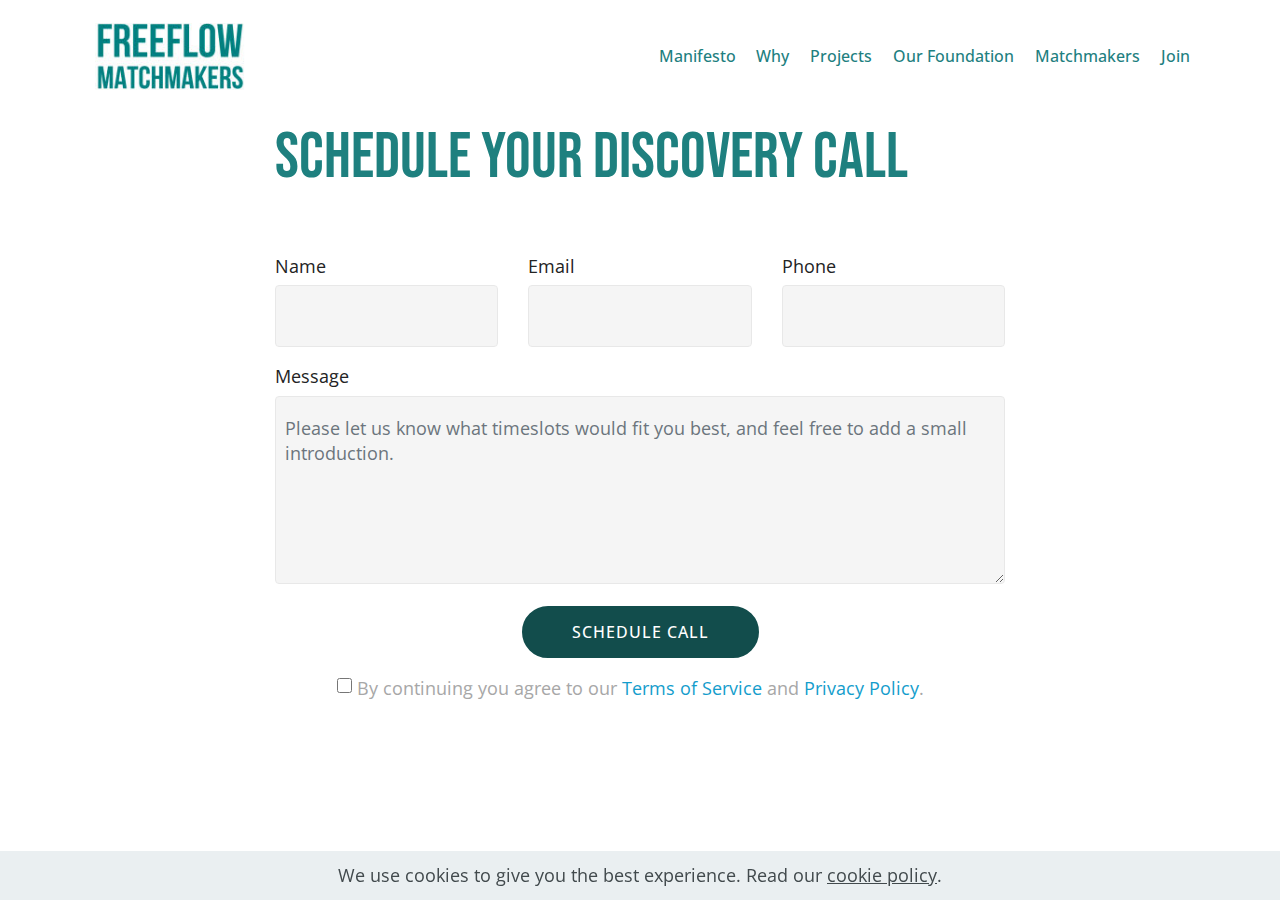
<file: page1.html>
<!DOCTYPE html>
<html  >
<head>
  <!-- Site made with Mobirise Website Builder v4.12.4, https://mobirise.com -->
  <meta charset="UTF-8">
  <meta http-equiv="X-UA-Compatible" content="IE=edge">
  <meta name="generator" content="Mobirise v4.12.4, mobirise.com">
  <meta name="viewport" content="width=device-width, initial-scale=1, minimum-scale=1">
  <link rel="shortcut icon" href="assets/images/screenshot-2020-03-17-at-14.22.44-128x127.png" type="image/x-icon">
  <meta name="description" content="Web Generator Description">
  
  
  <title>Investor Connect</title>
  <link rel="stylesheet" href="assets/web/assets/mobirise-icons/mobirise-icons.css">
  <link rel="stylesheet" href="assets/bootstrap/css/bootstrap.min.css">
  <link rel="stylesheet" href="assets/bootstrap/css/bootstrap-grid.min.css">
  <link rel="stylesheet" href="assets/bootstrap/css/bootstrap-reboot.min.css">
  <link rel="stylesheet" href="assets/web/assets/gdpr-plugin/gdpr-styles.css">
  <link rel="stylesheet" href="assets/tether/tether.min.css">
  <link rel="stylesheet" href="assets/dropdown/css/style.css">
  <link rel="stylesheet" href="assets/formstyler/jquery.formstyler.css">
  <link rel="stylesheet" href="assets/formstyler/jquery.formstyler.theme.css">
  <link rel="stylesheet" href="assets/datepicker/jquery.datetimepicker.min.css">
  <link rel="stylesheet" href="assets/theme/css/style.css">
  <link rel="preload" as="style" href="assets/mobirise/css/mbr-additional.css"><link rel="stylesheet" href="assets/mobirise/css/mbr-additional.css" type="text/css">
  
  
  
</head>
<body>
  <section class="menu cid-rSWclpwy1L" once="menu" id="menu1-w">

    

    <nav class="navbar navbar-expand beta-menu navbar-dropdown align-items-center navbar-fixed-top navbar-toggleable-sm">
        <button class="navbar-toggler navbar-toggler-right" type="button" data-toggle="collapse" data-target="#navbarSupportedContent" aria-controls="navbarSupportedContent" aria-expanded="false" aria-label="Toggle navigation">
            <div class="hamburger">
                <span></span>
                <span></span>
                <span></span>
                <span></span>
            </div>
        </button>
        <div class="menu-logo">
            <div class="navbar-brand">
                <span class="navbar-logo">
                    <a href="index.html">
                         <img src="assets/images/ffmm2-192x103.jpg" alt="Mobirise" title="" style="height: 6rem;">
                    </a>
                </span>
                
            </div>
        </div>
        <div class="collapse navbar-collapse" id="navbarSupportedContent">
            <ul class="navbar-nav nav-dropdown nav-right" data-app-modern-menu="true"><li class="nav-item">
                    <a class="nav-link link text-secondary display-4" href="index.html#header2-i">
                        
                        Manifesto</a>
                </li><li class="nav-item"><a class="nav-link link text-secondary display-4" href="index.html#header2-5">Why</a></li><li class="nav-item"><a class="nav-link link text-secondary display-4" href="index.html#header2-q">Projects</a></li><li class="nav-item"><a class="nav-link link text-secondary display-4" href="index.html#content7-12">Our Foundation</a></li><li class="nav-item"><a class="nav-link link text-secondary display-4" href="index.html#header2-6">Matchmakers</a></li><li class="nav-item"><a class="nav-link link text-secondary display-4" href="index.html#form3-e">Join</a></li></ul>
            
        </div>
    </nav>
</section>

<section class="engine"><a href="https://mobirise.info">Mobirise</a></section><section class="mbr-section form1 cid-rTuMrWiula" id="form1-13">

    

    
    <div class="container">
        <div class="row justify-content-center">
            <div class="title col-12 col-lg-8">
                <h2 class="mbr-section-title align-center pb-3 mbr-fonts-style display-2">SCHEDULE YOUR DISCOVERY CALL</h2>
                
            </div>
        </div>
    </div>
    <div class="container">
        <div class="row justify-content-center">
            <div class="media-container-column col-lg-8" data-form-type="formoid">
<!--Formbuilder Form-->
<form action="https://mobirise.com/" method="POST" class="mbr-form form-with-styler" data-form-title="Mobirise Form"><input type="hidden" name="email" data-form-email="true" value="B+tPc8yN+p01JOcQpz6kE5Ojy3MMriwwt8m1LmEboR9fZq1QnHHvDEi5sbqK0/rkgUj3oYlhpSpA3qQkWCG6Nvl3WrLyJJsNFRY4D2wTl6neXzZ1/M8T4Wo+3o4mqJ1W">
<div class="row">
<div hidden="hidden" data-form-alert="" class="alert alert-success col-12">Thank you for connecting with us!
We look forward to collaborate and act together for the highest good of all.</div>
<div hidden="hidden" data-form-alert-danger="" class="alert alert-danger col-12"> </div>
</div>
<div class="dragArea row">
<div class="col-md-4 form-group" data-for="name">
<label for="name-form1-13" class="form-control-label mbr-fonts-style display-7">Name</label>
<input type="text" name="name" data-form-field="Name" required="required" class="form-control display-7" value="" id="name-form1-13">
</div>
<div class="col-md-4 form-group" data-for="email">
<label for="email-form1-13" class="form-control-label mbr-fonts-style display-7">Email</label>
<input type="email" name="email" data-form-field="Email" required="required" class="form-control display-7" value="" id="email-form1-13">
</div>
<div data-for="phone" class="col-md-4 form-group">
<label for="phone-form1-13" class="form-control-label mbr-fonts-style display-7">Phone</label>
<input type="tel" name="phone" data-form-field="Phone" class="form-control display-7" value="" id="phone-form1-13">
</div>
<div data-for="message" class="col-md-12 form-group">
<label for="message-form1-13" class="form-control-label mbr-fonts-style display-7">Message</label>
<textarea name="message" data-form-field="Message" class="form-control display-7" required="required" placeholder="Please let us know what timeslots would fit you best, and feel free to add a small introduction." id="message-form1-13"></textarea>
</div>
<div class="col-md-12 input-group-btn align-center"><button type="submit" class="btn btn-primary btn-form display-4">SCHEDULE CALL</button></div>
</div>
<span class="gdpr-block">
<label>
<span class="textGDPR display-7" style="color: #a7a7a7"><input type="checkbox" name="gdpr" id="gdpr-form1-13" required="">By continuing you agree to our <a style="color: #149dcc; text-decoration: none;" href="terms.html">Terms of Service</a> and <a style="color: #149dcc; text-decoration: none;" href="policy.html">Privacy Policy</a>.</span>
</label>
</span></form><!--Formbuilder Form-->
</div>
        </div>
    </div>
</section>


  <script src="assets/web/assets/jquery/jquery.min.js"></script>
  <script src="assets/popper/popper.min.js"></script>
  <script src="assets/bootstrap/js/bootstrap.min.js"></script>
  <script src="assets/tether/tether.min.js"></script>
  <script src="assets/smoothscroll/smooth-scroll.js"></script>
  <script src="assets/web/assets/cookies-alert-plugin/cookies-alert-core.js"></script>
  <script src="assets/web/assets/cookies-alert-plugin/cookies-alert-script.js"></script>
  <script src="assets/dropdown/js/nav-dropdown.js"></script>
  <script src="assets/dropdown/js/navbar-dropdown.js"></script>
  <script src="assets/touchswipe/jquery.touch-swipe.min.js"></script>
  <script src="assets/formstyler/jquery.formstyler.js"></script>
  <script src="assets/formstyler/jquery.formstyler.min.js"></script>
  <script src="assets/datepicker/jquery.datetimepicker.full.js"></script>
  <script src="assets/theme/js/script.js"></script>
  <script src="assets/formoid/formoid.min.js"></script>
  
  
<input name="cookieData" type="hidden" data-cookie-customDialogSelector='null' data-cookie-colorText='#424a4d' data-cookie-colorBg='rgba(234, 239, 241, 0.99)' data-cookie-textButton='Agree' data-cookie-colorButton='' data-cookie-colorLink='#424a4d' data-cookie-underlineLink='true' data-cookie-text="We use cookies to give you the best experience. Read our <a href='privacy.html'>cookie policy</a>.">
  </body>
</html>
</file>
<file: assets/web/assets/mobirise-icons/mobirise-icons.css>
@font-face {
  font-family: 'MobiriseIcons';
  src:  url('mobirise-icons.eot?spat4u');
  src:  url('mobirise-icons.eot?spat4u#iefix') format('embedded-opentype'),
    url('mobirise-icons.ttf?spat4u') format('truetype'),
    url('mobirise-icons.woff?spat4u') format('woff'),
    url('mobirise-icons.svg?spat4u#MobiriseIcons') format('svg');
  font-weight: normal;
  font-style: normal;
  font-display: swap;
}

[class^="mbri-"], [class*=" mbri-"] {
  /* use !important to prevent issues with browser extensions that change fonts */
  font-family: MobiriseIcons !important;
  speak: none;
  font-style: normal;
  font-weight: normal;
  font-variant: normal;
  text-transform: none;
  line-height: 1;

  /* Better Font Rendering =========== */
  -webkit-font-smoothing: antialiased;
  -moz-osx-font-smoothing: grayscale;
}

.mbri-add-submenu:before {
  content: "\e900";
}
.mbri-alert:before {
  content: "\e901";
}
.mbri-align-center:before {
  content: "\e902";
}
.mbri-align-justify:before {
  content: "\e903";
}
.mbri-align-left:before {
  content: "\e904";
}
.mbri-align-right:before {
  content: "\e905";
}
.mbri-android:before {
  content: "\e906";
}
.mbri-apple:before {
  content: "\e907";
}
.mbri-arrow-down:before {
  content: "\e908";
}
.mbri-arrow-next:before {
  content: "\e909";
}
.mbri-arrow-prev:before {
  content: "\e90a";
}
.mbri-arrow-up:before {
  content: "\e90b";
}
.mbri-bold:before {
  content: "\e90c";
}
.mbri-bookmark:before {
  content: "\e90d";
}
.mbri-bootstrap:before {
  content: "\e90e";
}
.mbri-briefcase:before {
  content: "\e90f";
}
.mbri-browse:before {
  content: "\e910";
}
.mbri-bulleted-list:before {
  content: "\e911";
}
.mbri-calendar:before {
  content: "\e912";
}
.mbri-camera:before {
  content: "\e913";
}
.mbri-cart-add:before {
  content: "\e914";
}
.mbri-cart-full:before {
  content: "\e915";
}
.mbri-cash:before {
  content: "\e916";
}
.mbri-change-style:before {
  content: "\e917";
}
.mbri-chat:before {
  content: "\e918";
}
.mbri-clock:before {
  content: "\e919";
}
.mbri-close:before {
  content: "\e91a";
}
.mbri-cloud:before {
  content: "\e91b";
}
.mbri-code:before {
  content: "\e91c";
}
.mbri-contact-form:before {
  content: "\e91d";
}
.mbri-credit-card:before {
  content: "\e91e";
}
.mbri-cursor-click:before {
  content: "\e91f";
}
.mbri-cust-feedback:before {
  content: "\e920";
}
.mbri-database:before {
  content: "\e921";
}
.mbri-delivery:before {
  content: "\e922";
}
.mbri-desktop:before {
  content: "\e923";
}
.mbri-devices:before {
  content: "\e924";
}
.mbri-down:before {
  content: "\e925";
}
.mbri-download:before {
  content: "\e989";
}
.mbri-drag-n-drop:before {
  content: "\e927";
}
.mbri-drag-n-drop2:before {
  content: "\e928";
}
.mbri-edit:before {
  content: "\e929";
}
.mbri-edit2:before {
  content: "\e92a";
}
.mbri-error:before {
  content: "\e92b";
}
.mbri-extension:before {
  content: "\e92c";
}
.mbri-features:before {
  content: "\e92d";
}
.mbri-file:before {
  content: "\e92e";
}
.mbri-flag:before {
  content: "\e92f";
}
.mbri-folder:before {
  content: "\e930";
}
.mbri-gift:before {
  content: "\e931";
}
.mbri-github:before {
  content: "\e932";
}
.mbri-globe:before {
  content: "\e933";
}
.mbri-globe-2:before {
  content: "\e934";
}
.mbri-growing-chart:before {
  content: "\e935";
}
.mbri-hearth:before {
  content: "\e936";
}
.mbri-help:before {
  content: "\e937";
}
.mbri-home:before {
  content: "\e938";
}
.mbri-hot-cup:before {
  content: "\e939";
}
.mbri-idea:before {
  content: "\e93a";
}
.mbri-image-gallery:before {
  content: "\e93b";
}
.mbri-image-slider:before {
  content: "\e93c";
}
.mbri-info:before {
  content: "\e93d";
}
.mbri-italic:before {
  content: "\e93e";
}
.mbri-key:before {
  content: "\e93f";
}
.mbri-laptop:before {
  content: "\e940";
}
.mbri-layers:before {
  content: "\e941";
}
.mbri-left-right:before {
  content: "\e942";
}
.mbri-left:before {
  content: "\e943";
}
.mbri-letter:before {
  content: "\e944";
}
.mbri-like:before {
  content: "\e945";
}
.mbri-link:before {
  content: "\e946";
}
.mbri-lock:before {
  content: "\e947";
}
.mbri-login:before {
  content: "\e948";
}
.mbri-logout:before {
  content: "\e949";
}
.mbri-magic-stick:before {
  content: "\e94a";
}
.mbri-map-pin:before {
  content: "\e94b";
}
.mbri-menu:before {
  content: "\e94c";
}
.mbri-mobile:before {
  content: "\e94d";
}
.mbri-mobile2:before {
  content: "\e94e";
}
.mbri-mobirise:before {
  content: "\e94f";
}
.mbri-more-horizontal:before {
  content: "\e950";
}
.mbri-more-vertical:before {
  content: "\e951";
}
.mbri-music:before {
  content: "\e952";
}
.mbri-new-file:before {
  content: "\e953";
}
.mbri-numbered-list:before {
  content: "\e954";
}
.mbri-opened-folder:before {
  content: "\e955";
}
.mbri-pages:before {
  content: "\e956";
}
.mbri-paper-plane:before {
  content: "\e957";
}
.mbri-paperclip:before {
  content: "\e958";
}
.mbri-photo:before {
  content: "\e959";
}
.mbri-photos:before {
  content: "\e95a";
}
.mbri-pin:before {
  content: "\e95b";
}
.mbri-play:before {
  content: "\e95c";
}
.mbri-plus:before {
  content: "\e95d";
}
.mbri-preview:before {
  content: "\e95e";
}
.mbri-print:before {
  content: "\e95f";
}
.mbri-protect:before {
  content: "\e960";
}
.mbri-question:before {
  content: "\e961";
}
.mbri-quote-left:before {
  content: "\e962";
}
.mbri-quote-right:before {
  content: "\e963";
}
.mbri-refresh:before {
  content: "\e964";
}
.mbri-responsive:before {
  content: "\e965";
}
.mbri-right:before {
  content: "\e966";
}
.mbri-rocket:before {
  content: "\e967";
}
.mbri-sad-face:before {
  content: "\e968";
}
.mbri-sale:before {
  content: "\e969";
}
.mbri-save:before {
  content: "\e96a";
}
.mbri-search:before {
  content: "\e96b";
}
.mbri-setting:before {
  content: "\e96c";
}
.mbri-setting2:before {
  content: "\e96d";
}
.mbri-setting3:before {
  content: "\e96e";
}
.mbri-share:before {
  content: "\e96f";
}
.mbri-shopping-bag:before {
  content: "\e970";
}
.mbri-shopping-basket:before {
  content: "\e971";
}
.mbri-shopping-cart:before {
  content: "\e972";
}
.mbri-sites:before {
  content: "\e973";
}
.mbri-smile-face:before {
  content: "\e974";
}
.mbri-speed:before {
  content: "\e975";
}
.mbri-star:before {
  content: "\e976";
}
.mbri-success:before {
  content: "\e977";
}
.mbri-sun:before {
  content: "\e978";
}
.mbri-sun2:before {
  content: "\e979";
}
.mbri-tablet:before {
  content: "\e97a";
}
.mbri-tablet-vertical:before {
  content: "\e97b";
}
.mbri-target:before {
  content: "\e97c";
}
.mbri-timer:before {
  content: "\e97d";
}
.mbri-to-ftp:before {
  content: "\e97e";
}
.mbri-to-local-drive:before {
  content: "\e97f";
}
.mbri-touch-swipe:before {
  content: "\e980";
}
.mbri-touch:before {
  content: "\e981";
}
.mbri-trash:before {
  content: "\e982";
}
.mbri-underline:before {
  content: "\e983";
}
.mbri-unlink:before {
  content: "\e984";
}
.mbri-unlock:before {
  content: "\e985";
}
.mbri-up-down:before {
  content: "\e986";
}
.mbri-up:before {
  content: "\e987";
}
.mbri-update:before {
  content: "\e988";
}
.mbri-upload:before {
 content: "\e926"; 
}
.mbri-user:before {
  content: "\e98a";
}
.mbri-user2:before {
  content: "\e98b";
}
.mbri-users:before {
  content: "\e98c";
}
.mbri-video:before {
  content: "\e98d";
}
.mbri-video-play:before {
  content: "\e98e";
}
.mbri-watch:before {
  content: "\e98f";
}
.mbri-website-theme:before {
  content: "\e990";
}
.mbri-wifi:before {
  content: "\e991";
}
.mbri-windows:before {
  content: "\e992";
}
.mbri-zoom-out:before {
  content: "\e993";
}
.mbri-redo:before {
  content: "\e994";
}
.mbri-undo:before {
  content: "\e995";
}
</file>
<file: assets/web/assets/gdpr-plugin/gdpr-styles.css>
.gdpr-block {
    padding: 10px;
    font-size: 14px;
    display: block;
    width: 100%;
    text-align: center;
}
.gdpr-block.covert {
	display: none;
}
.textGDPR {
    position: relative;
}
.gdpr-block label span.textGDPR input[name='gdpr']{
    width: 15px;
    height: 15px;
    margin: 0;
    position: absolute;
    top: 2px;
    left: -20px;
}
.gdpr-block label {
    color: #a7a7a7;
    vertical-align: middle;
    user-select: none;
    margin-bottom: 0;
}
</file>
<file: assets/dropdown/css/style.css>
.navbar-dropdown {
  left: 0;
  padding: 0;
  position: absolute;
  right: 0;
  top: 0;
  transition: all 0.45s ease;
  z-index: 1030;
  background: #282828; }
  .navbar-dropdown .navbar-logo {
    margin-right: 0.8rem;
    transition: margin 0.3s ease-in-out;
    vertical-align: middle; }
    .navbar-dropdown .navbar-logo img {
      height: 3.125rem;
      transition: all 0.3s ease-in-out; }
    .navbar-dropdown .navbar-logo.mbr-iconfont {
      font-size: 3.125rem;
      line-height: 3.125rem; }
  .navbar-dropdown .navbar-caption {
    font-weight: 700;
    white-space: normal;
    vertical-align: -4px;
    line-height: 3.125rem !important; }
    .navbar-dropdown .navbar-caption, .navbar-dropdown .navbar-caption:hover {
      color: inherit;
      text-decoration: none; }
  .navbar-dropdown .mbr-iconfont + .navbar-caption {
    vertical-align: -1px; }
  .navbar-dropdown.navbar-fixed-top {
    position: fixed; }
  .navbar-dropdown .navbar-brand span {
    vertical-align: -4px; }
  .navbar-dropdown.bg-color.transparent {
    background: none; }
  .navbar-dropdown.navbar-short .navbar-brand {
    padding: 0.625rem 0; }
    .navbar-dropdown.navbar-short .navbar-brand span {
      vertical-align: -1px; }
  .navbar-dropdown.navbar-short .navbar-caption {
    line-height: 2.375rem !important;
    vertical-align: -2px; }
  .navbar-dropdown.navbar-short .navbar-logo {
    margin-right: 0.5rem; }
    .navbar-dropdown.navbar-short .navbar-logo img {
      height: 2.375rem; }
    .navbar-dropdown.navbar-short .navbar-logo.mbr-iconfont {
      font-size: 2.375rem;
      line-height: 2.375rem; }
  .navbar-dropdown.navbar-short .mbr-table-cell {
    height: 3.625rem; }
  .navbar-dropdown .navbar-close {
    left: 0.6875rem;
    position: fixed;
    top: 0.75rem;
    z-index: 1000; }
  .navbar-dropdown .hamburger-icon {
    content: "";
    display: inline-block;
    vertical-align: middle;
    width: 16px;
    -webkit-box-shadow: 0 -6px 0 1px #282828,0 0 0 1px #282828,0 6px 0 1px #282828;
    -moz-box-shadow: 0 -6px 0 1px #282828,0 0 0 1px #282828,0 6px 0 1px #282828;
    box-shadow: 0 -6px 0 1px #282828,0 0 0 1px #282828,0 6px 0 1px #282828; }

.dropdown-menu .dropdown-toggle[data-toggle="dropdown-submenu"]::after {
  border-bottom: 0.35em solid transparent;
  border-left: 0.35em solid;
  border-right: 0;
  border-top: 0.35em solid transparent;
  margin-left: 0.3rem; }

.dropdown-menu .dropdown-item:focus {
  outline: 0; }

.nav-dropdown {
  font-size: 0.75rem;
  font-weight: 500;
  height: auto !important; }
  .nav-dropdown .nav-btn {
    padding-left: 1rem; }
  .nav-dropdown .link {
    margin: .667em 1.667em;
    font-weight: 500;
    padding: 0;
    transition: color .2s ease-in-out; }
    .nav-dropdown .link.dropdown-toggle {
      margin-right: 2.583em; }
      .nav-dropdown .link.dropdown-toggle::after {
        margin-left: .25rem;
        border-top: 0.35em solid;
        border-right: 0.35em solid transparent;
        border-left: 0.35em solid transparent;
        border-bottom: 0; }
      .nav-dropdown .link.dropdown-toggle[aria-expanded="true"] {
        margin: 0;
        padding: 0.667em 3.263em  0.667em 1.667em; }
  .nav-dropdown .link::after,
  .nav-dropdown .dropdown-item::after {
    color: inherit; }
  .nav-dropdown .btn {
    font-size: 0.75rem;
    font-weight: 700;
    letter-spacing: 0;
    margin-bottom: 0;
    padding-left: 1.25rem;
    padding-right: 1.25rem; }
  .nav-dropdown .dropdown-menu {
    border-radius: 0;
    border: 0;
    left: 0;
    margin: 0;
    padding-bottom: 1.25rem;
    padding-top: 1.25rem;
    position: relative; }
  .nav-dropdown .dropdown-submenu {
    margin-left: 0.125rem;
    top: 0; }
  .nav-dropdown .dropdown-item {
    font-weight: 500;
    line-height: 2;
    padding: 0.3846em 4.615em 0.3846em 1.5385em;
    position: relative;
    transition: color .2s ease-in-out, background-color .2s ease-in-out; }
    .nav-dropdown .dropdown-item::after {
      margin-top: -0.3077em;
      position: absolute;
      right: 1.1538em;
      top: 50%; }
    .nav-dropdown .dropdown-item:focus, .nav-dropdown .dropdown-item:hover {
      background: none; }

@media (max-width: 767px) {
  .nav-dropdown.navbar-toggleable-sm {
    bottom: 0;
    display: none;
    left: 0;
    overflow-x: hidden;
    position: fixed;
    top: 0;
    transform: translateX(-100%);
    -ms-transform: translateX(-100%);
    -webkit-transform: translateX(-100%);
    width: 18.75rem;
    z-index: 999; } }
.nav-dropdown.navbar-toggleable-xl {
  bottom: 0;
  display: none;
  left: 0;
  overflow-x: hidden;
  position: fixed;
  top: 0;
  transform: translateX(-100%);
  -ms-transform: translateX(-100%);
  -webkit-transform: translateX(-100%);
  width: 18.75rem;
  z-index: 999; }

.nav-dropdown-sm {
  display: block !important;
  overflow-x: hidden;
  overflow: auto;
  padding-top: 3.875rem; }
  .nav-dropdown-sm::after {
    content: "";
    display: block;
    height: 3rem;
    width: 100%; }
  .nav-dropdown-sm.collapse.in ~ .navbar-close {
    display: block !important; }
  .nav-dropdown-sm.collapsing, .nav-dropdown-sm.collapse.in {
    transform: translateX(0);
    -ms-transform: translateX(0);
    -webkit-transform: translateX(0);
    transition: all 0.25s ease-out;
    -webkit-transition: all 0.25s ease-out;
    background: #282828; }
  .nav-dropdown-sm.collapsing[aria-expanded="false"] {
    transform: translateX(-100%);
    -ms-transform: translateX(-100%);
    -webkit-transform: translateX(-100%); }
  .nav-dropdown-sm .nav-item {
    display: block;
    margin-left: 0 !important;
    padding-left: 0; }
  .nav-dropdown-sm .link,
  .nav-dropdown-sm .dropdown-item {
    border-top: 1px dotted rgba(255, 255, 255, 0.1);
    font-size: 0.8125rem;
    line-height: 1.6;
    margin: 0 !important;
    padding: 0.875rem 2.4rem 0.875rem 1.5625rem !important;
    position: relative;
    white-space: normal; }
    .nav-dropdown-sm .link:focus, .nav-dropdown-sm .link:hover,
    .nav-dropdown-sm .dropdown-item:focus,
    .nav-dropdown-sm .dropdown-item:hover {
      background: rgba(0, 0, 0, 0.2) !important;
      color: #c0a375; }
  .nav-dropdown-sm .nav-btn {
    position: relative;
    padding: 1.5625rem 1.5625rem 0 1.5625rem; }
    .nav-dropdown-sm .nav-btn::before {
      border-top: 1px dotted rgba(255, 255, 255, 0.1);
      content: "";
      left: 0;
      position: absolute;
      top: 0;
      width: 100%; }
    .nav-dropdown-sm .nav-btn + .nav-btn {
      padding-top: 0.625rem; }
      .nav-dropdown-sm .nav-btn + .nav-btn::before {
        display: none; }
  .nav-dropdown-sm .btn {
    padding: 0.625rem 0; }
  .nav-dropdown-sm .dropdown-toggle[data-toggle="dropdown-submenu"]::after {
    margin-left: .25rem;
    border-top: 0.35em solid;
    border-right: 0.35em solid transparent;
    border-left: 0.35em solid transparent;
    border-bottom: 0; }
  .nav-dropdown-sm .dropdown-toggle[data-toggle="dropdown-submenu"][aria-expanded="true"]::after {
    border-top: 0;
    border-right: 0.35em solid transparent;
    border-left: 0.35em solid transparent;
    border-bottom: 0.35em solid; }
  .nav-dropdown-sm .dropdown-menu {
    margin: 0;
    padding: 0;
    position: relative;
    top: 0;
    left: 0;
    width: 100%;
    border: 0;
    float: none;
    border-radius: 0;
    background: none; }
  .nav-dropdown-sm .dropdown-submenu {
    left: 100%;
    margin-left: 0.125rem;
    margin-top: -1.25rem;
    top: 0; }

.navbar-toggleable-sm .nav-dropdown .dropdown-menu {
  position: absolute; }

.navbar-toggleable-sm .nav-dropdown .dropdown-submenu {
  left: 100%;
  margin-left: 0.125rem;
  margin-top: -1.25rem;
  top: 0; }

.navbar-toggleable-sm.opened .nav-dropdown .dropdown-menu {
  position: relative; }

.navbar-toggleable-sm.opened .nav-dropdown .dropdown-submenu {
  left: 0;
  margin-left: 00rem;
  margin-top: 0rem;
  top: 0; }

.is-builder .nav-dropdown.collapsing {
  transition: none !important; }

/*# sourceMappingURL=style.css.map */
</file>
<file: assets/theme/css/style.css>
/*!
 * Mobirise v4 theme (https://mobirise.com/)
 * Copyright 2017 Mobirise
 */
section {
  background-color: #eeeeee;
}

.form-control:focus {
  box-shadow: none;
}

:focus {
  outline: none;
}

body {
  font-style: normal;
  line-height: 1.5;
}

section,
.container,
.container-fluid {
  position: relative;
  word-wrap: break-word;
}

a.mbr-iconfont:hover {
  text-decoration: none;
}

.article .lead p,
.article .lead ul,
.article .lead ol,
.article .lead pre,
.article .lead blockquote {
  margin-bottom: 0;
}

ul,
ol,
pre,
blockquote {
  margin-bottom: 2.3125rem;
}

pre {
  background: #f4f4f4;
  padding: 10px 24px;
  white-space: pre-wrap;
}

.inactive {
  -webkit-user-select: none;
  -moz-user-select: none;
  -ms-user-select: none;
  user-select: none;
  pointer-events: none;
  -webkit-user-drag: none;
  user-drag: none;
}

.mbr-section__comments .row {
  justify-content: center;
  -webkit-justify-content: center;
}

a {
  font-style: normal;
  font-weight: 400;
  cursor: pointer;
}

a, a:hover {
  text-decoration: none;
}

figure {
  margin-bottom: 0;
}

body {
  color: #232323;
}

h1,
h2,
h3,
h4,
h5,
h6,
.h1,
.h2,
.h3,
.h4,
.h5,
.h6,
.display-1,
.display-2,
.display-3,
.display-4 {
  line-height: 1;
  word-break: break-word;
  word-wrap: break-word;
}

.mbr-section-title {
  font-style: normal;
  line-height: 1.2;
}

.mbr-section-subtitle {
  line-height: 1.3;
}

.mbr-text {
  font-style: normal;
  line-height: 1.6;
}

b,
strong {
  font-weight: bold;
}

blockquote {
  padding: 10px 0 10px 20px;
  position: relative;
  border-left: 2px solid;
  border-color: #ff3366;
}

input:-webkit-autofill, input:-webkit-autofill:hover, input:-webkit-autofill:focus, input:-webkit-autofill:active {
  transition-delay: 9999s;
  transition-property: background-color, color;
}

textarea[type='hidden'] {
  display: none;
}

body {
  position: relative;
}

section {
  background-position: 50% 50%;
  background-repeat: no-repeat;
  background-size: cover;
}

section .mbr-background-video,
section .mbr-background-video-preview {
  position: absolute;
  bottom: 0;
  left: 0;
  right: 0;
  top: 0;
}

.hidden {
  visibility: hidden;
}

.mbr-z-index20 {
  z-index: 20;
}

/*! Base colors */
.mbr-white {
  color: #ffffff;
}

.mbr-black {
  color: #000000;
}

.mbr-bg-white {
  background-color: #ffffff;
}

.mbr-bg-black {
  background-color: #000000;
}

/*! Text-aligns */
.align-left {
  text-align: left;
}

.align-center {
  text-align: center;
}

.align-right {
  text-align: right;
}

@media (max-width: 767px) {
  .align-left,
  .align-center,
  .align-right,
  .mbr-section-btn,
  .mbr-section-title {
    text-align: center;
  }
}

/*! Font-weight  */
.mbr-light {
  font-weight: 300;
}

.mbr-regular {
  font-weight: 400;
}

.mbr-semibold {
  font-weight: 500;
}

.mbr-bold {
  font-weight: 700;
}

/*! Media  */
.media-size-item {
  -moz-flex: 1 1 auto;
  -o-flex: 1 1 auto;
  flex: 1 1 auto;
}

.media-content {
  flex-basis: 100%;
}

.media-container-row {
  display: flex;
  flex-direction: row;
  flex-wrap: wrap;
  justify-content: center;
  align-content: center;
  align-items: start;
}

.media-container-row .media-size-item {
  width: 400px;
}

.media-container-column {
  display: flex;
  flex-direction: column;
  flex-wrap: wrap;
  justify-content: center;
  align-content: center;
  align-items: stretch;
}

.media-container-column > * {
  width: 100%;
}

@media (min-width: 992px) {
  .media-container-row {
    flex-wrap: nowrap;
  }
}

figure {
  overflow: hidden;
}

figure[mbr-media-size] {
  transition: width 0.1s;
}

.mbr-figure img,
.mbr-figure iframe {
  display: block;
  width: 100%;
}

.card {
  background-color: transparent;
  border: none;
}

.card-box {
  width: 100%;
}

.card-img {
  text-align: center;
  flex-shrink: 0;
  -webkit-flex-shrink: 0;
}

.media {
  max-width: 100%;
  margin: 0 auto;
}

.mbr-figure {
  -ms-grid-row-align: center;
  align-self: center;
}

.media-container > div {
  max-width: 100%;
}

.mbr-figure img,
.card-img img {
  width: 100%;
}

@media (max-width: 991px) {
  .media-size-item {
    width: auto !important;
  }
  .media {
    width: auto;
  }
  .mbr-figure {
    width: 100% !important;
  }
}

/*! Buttons */
.btn {
  font-weight: 500;
  border-width: 2px;
  font-style: normal;
  letter-spacing: 1px;
  margin: .4rem .8rem;
  white-space: normal;
  transition: all .3s ease-in-out;
  display: inline-flex;
  align-items: center;
  justify-content: center;
  word-break: break-word;
  -webkit-align-items: center;
  -webkit-justify-content: center;
  display: -webkit-inline-flex;
}

.btn-sm {
  font-weight: 500;
  letter-spacing: 1px;
  transition: all .3s ease-in-out;
}

.btn-md {
  font-weight: 500;
  letter-spacing: 1px;
  margin: .4rem .8rem !important;
  transition: all .3s ease-in-out;
}

.btn-lg {
  font-weight: 500;
  letter-spacing: 1px;
  margin: .4rem .8rem !important;
  transition: all .3s ease-in-out;
}

.mbr-section-btn {
  margin-left: -0.25rem;
  margin-right: -0.25rem;
  font-size: 0;
}

nav .mbr-section-btn {
  margin-left: 0rem;
  margin-right: 0rem;
}

.btn-form {
  border-radius: 0;
}

.btn-form:hover {
  cursor: pointer;
}

/*! Btn icon margin */
.btn .mbr-iconfont,
.btn.btn-sm .mbr-iconfont {
  cursor: pointer;
  margin-right: 0.5rem;
}

.btn.btn-md .mbr-iconfont,
.btn.btn-md .mbr-iconfont {
  margin-right: 0.8rem;
}

.mbr-regular {
  font-weight: 400;
}

.mbr-semibold {
  font-weight: 500;
}

.mbr-bold {
  font-weight: 700;
}

[type='submit'] {
  -webkit-appearance: none;
}

/*! Full-screen */
.mbr-fullscreen .mbr-overlay {
  min-height: 100vh;
}

.mbr-fullscreen {
  display: flex;
  display: -moz-flex;
  display: -ms-flex;
  display: -o-flex;
  align-items: center;
  -webkit-align-items: center;
  min-height: 100vh;
  padding-top: 3rem;
  padding-bottom: 3rem;
}

/*! Map */
.map {
  height: 25rem;
  position: relative;
}

.map iframe {
  width: 100%;
  height: 100%;
}

.mbr-overlay {
  background-color: #000;
  bottom: 0;
  left: 0;
  opacity: .5;
  position: absolute;
  right: 0;
  top: 0;
  z-index: 0;
  pointer-events: none;
}

/* Form */
blockquote {
  font-style: italic;
  padding: 10px 0 10px 20px;
  font-size: 1.09rem;
  position: relative;
  border-width: 3px;
}

.form-control {
  background-color: #f5f5f5;
  box-shadow: none;
  color: #565656;
  line-height: 1.43;
  min-height: 3.5em;
  padding: 1.07em .5em;
}

.form-control, .form-control:focus {
  border: 1px solid #e8e8e8;
}

.form-active .form-control:invalid {
  border-color: red;
}

.form-control-label {
  position: relative;
  cursor: pointer;
  margin-bottom: .357em;
  padding: 0;
}

.alert {
  color: #ffffff;
  border-radius: 0;
  border: 0;
  font-size: .875rem;
  line-height: 1.5;
  margin-bottom: 1.875rem;
  padding: 1.25rem;
  position: relative;
}

.alert.alert-form::after {
  background-color: inherit;
  bottom: -7px;
  content: "";
  display: block;
  height: 14px;
  left: 50%;
  margin-left: -7px;
  position: absolute;
  transform: rotate(45deg);
  width: 14px;
  -webkit-transform: rotate(45deg);
}

.form-asterisk {
  font-family: initial;
  position: absolute;
  top: -2px;
  font-weight: normal;
}

/*! Scroll to top arrow */
#scrollToTop a i:before {
  content: '';
  position: absolute;
  height: 40%;
  top: 25%;
  background: #fff;
  width: 2px;
  left: calc(50% - 1px);
}

#scrollToTop a i:after {
  content: '';
  position: absolute;
  display: block;
  border-top: 2px solid #fff;
  border-right: 2px solid #fff;
  width: 40%;
  height: 40%;
  left: 30%;
  bottom: 30%;
  transform: rotate(135deg);
  -webkit-transform: rotate(135deg);
}

.mbr-arrow-up {
  bottom: 25px;
  right: 90px;
  position: fixed;
  text-align: right;
  z-index: 5000;
  color: #ffffff;
  font-size: 32px;
  transform: rotate(180deg);
  -webkit-transform: rotate(180deg);
}

.mbr-arrow-up a {
  background: rgba(0, 0, 0, 0.2);
  border-radius: 3px;
  color: #fff;
  display: inline-block;
  height: 60px;
  width: 60px;
  outline-style: none !important;
  position: relative;
  text-decoration: none;
  transition: all 0.3s ease-in-out;
  cursor: pointer;
  text-align: center;
}

.mbr-arrow-up a:hover {
  background-color: rgba(0, 0, 0, 0.4);
}

.mbr-arrow-up a i {
  line-height: 60px;
}

.mbr-arrow-up-icon {
  display: block;
  color: #fff;
}

.mbr-arrow-up-icon::before {
  content: '\203a';
  display: inline-block;
  font-family: serif;
  font-size: 32px;
  line-height: 1;
  font-style: normal;
  position: relative;
  top: 6px;
  left: -4px;
  -webkit-transform: rotate(-90deg);
  transform: rotate(-90deg);
}

/*! Arrow Down */
.mbr-arrow {
  position: absolute;
  bottom: 45px;
  left: 50%;
  width: 60px;
  height: 60px;
  cursor: pointer;
  background-color: rgba(80, 80, 80, 0.5);
  border-radius: 50%;
  -webkit-transform: translateX(-50%);
  transform: translateX(-50%);
}

.mbr-arrow > a {
  display: inline-block;
  text-decoration: none;
  outline-style: none;
  -webkit-animation: arrowdown 1.7s ease-in-out infinite;
  animation: arrowdown 1.7s ease-in-out infinite;
}

.mbr-arrow > a > i {
  position: absolute;
  top: -2px;
  left: 15px;
  font-size: 2rem;
}

@keyframes arrowdown {
  0% {
    transform: translateY(0px);
    -webkit-transform: translateY(0px);
  }
  50% {
    transform: translateY(-5px);
    -webkit-transform: translateY(-5px);
  }
  100% {
    transform: translateY(0px);
    -webkit-transform: translateY(0px);
  }
}

@-webkit-keyframes arrowdown {
  0% {
    transform: translateY(0px);
    -webkit-transform: translateY(0px);
  }
  50% {
    transform: translateY(-5px);
    -webkit-transform: translateY(-5px);
  }
  100% {
    transform: translateY(0px);
    -webkit-transform: translateY(0px);
  }
}

@media (max-width: 500px) {
  .mbr-arrow-up {
    left: 50%;
    right: auto;
    transform: translateX(-50%) rotate(180deg);
    -webkit-transform: translateX(-50%) rotate(180deg);
  }
}

/*Gradients animation*/
@keyframes gradient-animation {
  from {
    background-position: 0% 100%;
    -webkit-animation-timing-function: ease-in-out;
            animation-timing-function: ease-in-out;
  }
  to {
    background-position: 100% 0%;
    -webkit-animation-timing-function: ease-in-out;
            animation-timing-function: ease-in-out;
  }
}

@-webkit-keyframes gradient-animation {
  from {
    background-position: 0% 100%;
    -webkit-animation-timing-function: ease-in-out;
            animation-timing-function: ease-in-out;
  }
  to {
    background-position: 100% 0%;
    -webkit-animation-timing-function: ease-in-out;
            animation-timing-function: ease-in-out;
  }
}

.bg-gradient {
  background-size: 200% 200%;
  animation: gradient-animation 5s infinite alternate;
  -webkit-animation: gradient-animation 5s infinite alternate;
}

.menu .navbar-brand {
  display: -webkit-flex;
}

.menu .navbar-brand span {
  display: flex;
  display: -webkit-flex;
}

.menu .navbar-brand .navbar-caption-wrap {
  display: -webkit-flex;
}

.menu .navbar-brand .navbar-logo img {
  display: -webkit-flex;
}

@media (min-width: 768px) and (max-width: 1023px) {
  .menu .navbar-toggleable-sm .navbar-nav {
    display: -ms-flexbox;
  }
}

@media (max-width: 1023px) {
  .menu .navbar-collapse {
    max-height: 93.5vh;
  }
  .menu .navbar-collapse.show {
    overflow: auto;
  }
}

@media (min-width: 1024px) {
  .menu .navbar-nav.nav-dropdown {
    display: -webkit-flex;
  }
  .menu .navbar-toggleable-sm .navbar-collapse {
    display: -webkit-flex !important;
  }
  .menu .collapsed .navbar-collapse {
    max-height: 93.5vh;
  }
  .menu .collapsed .navbar-collapse.show {
    overflow: auto;
  }
}

@media (max-width: 767px) {
  .menu .navbar-collapse {
    max-height: 80vh;
  }
}

/* Others*/
.note-check a[data-value=Rubik] {
  font-style: normal;
}

.mbr-arrow a {
  color: #ffffff;
}

@media (max-width: 767px) {
  .mbr-arrow {
    display: none;
  }
}

.navbar {
  display: -webkit-flex;
  -webkit-flex-wrap: wrap;
  -webkit-align-items: center;
  -webkit-justify-content: space-between;
}

.navbar-collapse {
  -webkit-flex-basis: 100%;
  -webkit-flex-grow: 1;
  -webkit-align-items: center;
}

.nav-dropdown .link {
  padding: 0.667em 1.667em !important;
  margin: 0 !important;
}

.nav {
  display: -webkit-flex;
  -webkit-flex-wrap: wrap;
}

.row {
  display: -webkit-flex;
  -webkit-flex-wrap: wrap;
}

.justify-content-center {
  -webkit-justify-content: center;
}

.form-inline {
  display: -webkit-flex;
  -webkit-align-items: center;
}

.card-wrapper {
  -webkit-flex: 1;
}

.carousel-control {
  z-index: 10;
  display: -webkit-flex;
  -webkit-align-items: center;
  -webkit-justify-content: center;
}

.carousel-controls {
  display: -webkit-flex;
}

.media {
  display: -webkit-flex;
}

.form-group:focus {
  outline: none;
}

.jq-selectbox__select {
  padding: 1.07em 0.5em;
  position: absolute;
  top: 0;
  left: 0;
  width: 100%;
}

.jq-selectbox__dropdown {
  position: absolute;
  top: 100%;
  left: 0 !important;
  width: 100% !important;
}

.jq-selectbox__trigger-arrow {
  -webkit-transform: translateY(-50%);
          transform: translateY(-50%);
}

.jq-selectbox li {
  padding: 1.07em 0.5em;
}

input[type='range'] {
  padding-left: 0 !important;
  padding-right: 0 !important;
}

.modal-dialog,
.modal-content {
  height: 100%;
}

.modal-dialog .carousel-inner {
  height: calc(100vh - 1.75rem);
}

@media (max-width: 575px) {
  .modal-dialog .carousel-inner {
    height: calc(100vh - 1rem);
  }
}

.carousel-item {
  text-align: center;
}

.carousel-item img {
  margin: auto;
}

.navbar-toggler {
  align-self: flex-start;
  padding: 0.25rem 0.75rem;
  font-size: 1.25rem;
  line-height: 1;
  background: transparent;
  border: 1px solid transparent;
  border-radius: 0.25rem;
}

.navbar-toggler:focus,
.navbar-toggler:hover {
  text-decoration: none;
}

.navbar-toggler-icon {
  display: inline-block;
  width: 1.5em;
  height: 1.5em;
  vertical-align: middle;
  content: '';
  background: no-repeat center center;
  background-size: 100% 100%;
}

.navbar-toggler-left {
  position: absolute;
  left: 1rem;
}

.navbar-toggler-right {
  position: absolute;
  right: 1rem;
}

@media (max-width: 575px) {
  .navbar-toggleable .navbar-nav .dropdown-menu {
    position: static;
    float: none;
  }
  .navbar-toggleable > .container {
    padding-right: 0;
    padding-left: 0;
  }
}

@media (min-width: 576px) {
  .navbar-toggleable {
    flex-direction: row;
    flex-wrap: nowrap;
    align-items: center;
  }
  .navbar-toggleable .navbar-nav {
    flex-direction: row;
  }
  .navbar-toggleable .navbar-nav .nav-link {
    padding-right: 0.5rem;
    padding-left: 0.5rem;
  }
  .navbar-toggleable > .container {
    display: flex;
    flex-wrap: nowrap;
    align-items: center;
  }
  .navbar-toggleable .navbar-collapse {
    display: flex !important;
    width: 100%;
  }
  .navbar-toggleable .navbar-toggler {
    display: none;
  }
}

@media (max-width: 767px) {
  .navbar-toggleable-sm .navbar-nav .dropdown-menu {
    position: static;
    float: none;
  }
  .navbar-toggleable-sm > .container {
    padding-right: 0;
    padding-left: 0;
  }
}

@media (min-width: 768px) {
  .navbar-toggleable-sm {
    flex-direction: row;
    flex-wrap: nowrap;
    align-items: center;
  }
  .navbar-toggleable-sm .navbar-nav {
    flex-direction: row;
  }
  .navbar-toggleable-sm .navbar-nav .nav-link {
    padding-right: 0.5rem;
    padding-left: 0.5rem;
  }
  .navbar-toggleable-sm > .container {
    display: flex;
    flex-wrap: nowrap;
    align-items: center;
  }
  .navbar-toggleable-sm .navbar-collapse {
    display: none;
    width: 100%;
  }
  .navbar-toggleable-sm .navbar-toggler {
    display: none;
  }
}

@media (max-width: 1023px) {
  .navbar-toggleable-md .navbar-nav .dropdown-menu {
    position: static;
    float: none;
  }
  .navbar-toggleable-md > .container {
    padding-right: 0;
    padding-left: 0;
  }
}

@media (min-width: 1024px) {
  .navbar-toggleable-md {
    flex-direction: row;
    flex-wrap: nowrap;
    align-items: center;
  }
  .navbar-toggleable-md .navbar-nav {
    flex-direction: row;
  }
  .navbar-toggleable-md .navbar-nav .nav-link {
    padding-right: 0.5rem;
    padding-left: 0.5rem;
  }
  .navbar-toggleable-md > .container {
    display: flex;
    flex-wrap: nowrap;
    align-items: center;
  }
  .navbar-toggleable-md .navbar-collapse {
    display: flex !important;
    width: 100%;
  }
  .navbar-toggleable-md .navbar-toggler {
    display: none;
  }
}

@media (max-width: 1199px) {
  .navbar-toggleable-lg .navbar-nav .dropdown-menu {
    position: static;
    float: none;
  }
  .navbar-toggleable-lg > .container {
    padding-right: 0;
    padding-left: 0;
  }
}

@media (min-width: 1200px) {
  .navbar-toggleable-lg {
    flex-direction: row;
    flex-wrap: nowrap;
    align-items: center;
  }
  .navbar-toggleable-lg .navbar-nav {
    flex-direction: row;
  }
  .navbar-toggleable-lg .navbar-nav .nav-link {
    padding-right: 0.5rem;
    padding-left: 0.5rem;
  }
  .navbar-toggleable-lg > .container {
    display: flex;
    flex-wrap: nowrap;
    align-items: center;
  }
  .navbar-toggleable-lg .navbar-collapse {
    display: flex !important;
    width: 100%;
  }
  .navbar-toggleable-lg .navbar-toggler {
    display: none;
  }
}

.navbar-toggleable-xl {
  flex-direction: row;
  flex-wrap: nowrap;
  align-items: center;
}

.navbar-toggleable-xl .navbar-nav .dropdown-menu {
  position: static;
  float: none;
}

.navbar-toggleable-xl > .container {
  padding-right: 0;
  padding-left: 0;
}

.navbar-toggleable-xl .navbar-nav {
  flex-direction: row;
}

.navbar-toggleable-xl .navbar-nav .nav-link {
  padding-right: 0.5rem;
  padding-left: 0.5rem;
}

.navbar-toggleable-xl > .container {
  display: flex;
  flex-wrap: nowrap;
  align-items: center;
}

.navbar-toggleable-xl .navbar-collapse {
  display: flex !important;
  width: 100%;
}

.navbar-toggleable-xl .navbar-toggler {
  display: none;
}

.card-img {
  width: auto;
}

.menu .navbar.collapsed:not(.beta-menu) {
  flex-direction: column;
}

.carousel-item.active,
.carousel-item-next,
.carousel-item-prev {
  display: flex;
}

.note-air-layout .dropup .dropdown-menu,
.note-air-layout .navbar-fixed-bottom .dropdown .dropdown-menu {
  bottom: initial !important;
}

html,
body {
  height: auto;
  min-height: 100vh;
}

.dropup .dropdown-toggle::after {
  display: none;
}
.engine {
	position: absolute;
	text-indent: -2400px;
	text-align: center;
	padding: 0;
	top: 0;
	left: -2400px;
}
</file>
<file: assets/mobirise/css/mbr-additional.css>
@import url(https://fonts.googleapis.com/css?family=Bebas+Neue:400&display=swap);
@import url(https://fonts.googleapis.com/css?family=Open+Sans:300,300i,400,400i,600,600i,700,700i,800,800i&display=swap);





body {
  font-family: Rubik;
}
.display-1 {
  font-family: 'Bebas Neue', display;
  font-size: 6rem;
  font-display: swap;
}
.display-1 > .mbr-iconfont {
  font-size: 9.6rem;
}
.display-2 {
  font-family: 'Bebas Neue', display;
  font-size: 4rem;
  font-display: swap;
}
.display-2 > .mbr-iconfont {
  font-size: 6.4rem;
}
.display-4 {
  font-family: 'Open Sans', sans-serif;
  font-size: 1rem;
  font-display: swap;
}
.display-4 > .mbr-iconfont {
  font-size: 1.6rem;
}
.display-5 {
  font-family: 'Open Sans', sans-serif;
  font-size: 1.5rem;
  font-display: swap;
}
.display-5 > .mbr-iconfont {
  font-size: 2.4rem;
}
.display-7 {
  font-family: 'Open Sans', sans-serif;
  font-size: 1.1rem;
  font-display: swap;
}
.display-7 > .mbr-iconfont {
  font-size: 1.76rem;
}
/* ---- Fluid typography for mobile devices ---- */
/* 1.4 - font scale ratio ( bootstrap == 1.42857 ) */
/* 100vw - current viewport width */
/* (48 - 20)  48 == 48rem == 768px, 20 == 20rem == 320px(minimal supported viewport) */
/* 0.65 - min scale variable, may vary */
@media (max-width: 768px) {
  .display-1 {
    font-size: 4.8rem;
    font-size: calc( 2.75rem + (6 - 2.75) * ((100vw - 20rem) / (48 - 20)));
    line-height: calc( 1.4 * (2.75rem + (6 - 2.75) * ((100vw - 20rem) / (48 - 20))));
  }
  .display-2 {
    font-size: 3.2rem;
    font-size: calc( 2.05rem + (4 - 2.05) * ((100vw - 20rem) / (48 - 20)));
    line-height: calc( 1.4 * (2.05rem + (4 - 2.05) * ((100vw - 20rem) / (48 - 20))));
  }
  .display-4 {
    font-size: 0.8rem;
    font-size: calc( 1rem + (1 - 1) * ((100vw - 20rem) / (48 - 20)));
    line-height: calc( 1.4 * (1rem + (1 - 1) * ((100vw - 20rem) / (48 - 20))));
  }
  .display-5 {
    font-size: 1.2rem;
    font-size: calc( 1.175rem + (1.5 - 1.175) * ((100vw - 20rem) / (48 - 20)));
    line-height: calc( 1.4 * (1.175rem + (1.5 - 1.175) * ((100vw - 20rem) / (48 - 20))));
  }
}
/* Buttons */
.btn {
  padding: 1rem 3rem;
  border-radius: 3px;
}
.btn-sm {
  padding: 0.6rem 1.5rem;
  border-radius: 3px;
}
.btn-md {
  padding: 1rem 3rem;
  border-radius: 3px;
}
.btn-lg {
  padding: 1.2rem 3.2rem;
  border-radius: 3px;
}
.bg-primary {
  background-color: #124d4c !important;
}
.bg-success {
  background-color: #45dede !important;
}
.bg-info {
  background-color: #2fccc9 !important;
}
.bg-warning {
  background-color: #879a9f !important;
}
.bg-danger {
  background-color: #b1a374 !important;
}
.btn-primary,
.btn-primary:active {
  background-color: #124d4c !important;
  border-color: #124d4c !important;
  color: #ffffff !important;
}
.btn-primary:hover,
.btn-primary:focus,
.btn-primary.focus,
.btn-primary.active {
  color: #ffffff !important;
  background-color: #040f0f !important;
  border-color: #040f0f !important;
}
.btn-primary.disabled,
.btn-primary:disabled {
  color: #ffffff !important;
  background-color: #040f0f !important;
  border-color: #040f0f !important;
}
.btn-secondary,
.btn-secondary:active {
  background-color: #1e807f !important;
  border-color: #1e807f !important;
  color: #ffffff !important;
}
.btn-secondary:hover,
.btn-secondary:focus,
.btn-secondary.focus,
.btn-secondary.active {
  color: #ffffff !important;
  background-color: #0f4242 !important;
  border-color: #0f4242 !important;
}
.btn-secondary.disabled,
.btn-secondary:disabled {
  color: #ffffff !important;
  background-color: #0f4242 !important;
  border-color: #0f4242 !important;
}
.btn-info,
.btn-info:active {
  background-color: #2fccc9 !important;
  border-color: #2fccc9 !important;
  color: #ffffff !important;
}
.btn-info:hover,
.btn-info:focus,
.btn-info.focus,
.btn-info.active {
  color: #ffffff !important;
  background-color: #218e8c !important;
  border-color: #218e8c !important;
}
.btn-info.disabled,
.btn-info:disabled {
  color: #ffffff !important;
  background-color: #218e8c !important;
  border-color: #218e8c !important;
}
.btn-success,
.btn-success:active {
  background-color: #45dede !important;
  border-color: #45dede !important;
  color: #ffffff !important;
}
.btn-success:hover,
.btn-success:focus,
.btn-success.focus,
.btn-success.active {
  color: #ffffff !important;
  background-color: #20b6b6 !important;
  border-color: #20b6b6 !important;
}
.btn-success.disabled,
.btn-success:disabled {
  color: #ffffff !important;
  background-color: #20b6b6 !important;
  border-color: #20b6b6 !important;
}
.btn-warning,
.btn-warning:active {
  background-color: #879a9f !important;
  border-color: #879a9f !important;
  color: #ffffff !important;
}
.btn-warning:hover,
.btn-warning:focus,
.btn-warning.focus,
.btn-warning.active {
  color: #ffffff !important;
  background-color: #617479 !important;
  border-color: #617479 !important;
}
.btn-warning.disabled,
.btn-warning:disabled {
  color: #ffffff !important;
  background-color: #617479 !important;
  border-color: #617479 !important;
}
.btn-danger,
.btn-danger:active {
  background-color: #b1a374 !important;
  border-color: #b1a374 !important;
  color: #ffffff !important;
}
.btn-danger:hover,
.btn-danger:focus,
.btn-danger.focus,
.btn-danger.active {
  color: #ffffff !important;
  background-color: #8b7d4e !important;
  border-color: #8b7d4e !important;
}
.btn-danger.disabled,
.btn-danger:disabled {
  color: #ffffff !important;
  background-color: #8b7d4e !important;
  border-color: #8b7d4e !important;
}
.btn-white {
  color: #333333 !important;
}
.btn-white,
.btn-white:active {
  background-color: #ffffff !important;
  border-color: #ffffff !important;
  color: #808080 !important;
}
.btn-white:hover,
.btn-white:focus,
.btn-white.focus,
.btn-white.active {
  color: #808080 !important;
  background-color: #d9d9d9 !important;
  border-color: #d9d9d9 !important;
}
.btn-white.disabled,
.btn-white:disabled {
  color: #808080 !important;
  background-color: #d9d9d9 !important;
  border-color: #d9d9d9 !important;
}
.btn-black,
.btn-black:active {
  background-color: #333333 !important;
  border-color: #333333 !important;
  color: #ffffff !important;
}
.btn-black:hover,
.btn-black:focus,
.btn-black.focus,
.btn-black.active {
  color: #ffffff !important;
  background-color: #0d0d0d !important;
  border-color: #0d0d0d !important;
}
.btn-black.disabled,
.btn-black:disabled {
  color: #ffffff !important;
  background-color: #0d0d0d !important;
  border-color: #0d0d0d !important;
}
.btn-primary-outline,
.btn-primary-outline:active {
  background: none;
  border-color: #000000;
  color: #000000;
}
.btn-primary-outline:hover,
.btn-primary-outline:focus,
.btn-primary-outline.focus,
.btn-primary-outline.active {
  color: #ffffff;
  background-color: #124d4c;
  border-color: #124d4c;
}
.btn-primary-outline.disabled,
.btn-primary-outline:disabled {
  color: #ffffff !important;
  background-color: #124d4c !important;
  border-color: #124d4c !important;
}
.btn-secondary-outline,
.btn-secondary-outline:active {
  background: none;
  border-color: #0b2d2d;
  color: #0b2d2d;
}
.btn-secondary-outline:hover,
.btn-secondary-outline:focus,
.btn-secondary-outline.focus,
.btn-secondary-outline.active {
  color: #ffffff;
  background-color: #1e807f;
  border-color: #1e807f;
}
.btn-secondary-outline.disabled,
.btn-secondary-outline:disabled {
  color: #ffffff !important;
  background-color: #1e807f !important;
  border-color: #1e807f !important;
}
.btn-info-outline,
.btn-info-outline:active {
  background: none;
  border-color: #1c7977;
  color: #1c7977;
}
.btn-info-outline:hover,
.btn-info-outline:focus,
.btn-info-outline.focus,
.btn-info-outline.active {
  color: #ffffff;
  background-color: #2fccc9;
  border-color: #2fccc9;
}
.btn-info-outline.disabled,
.btn-info-outline:disabled {
  color: #ffffff !important;
  background-color: #2fccc9 !important;
  border-color: #2fccc9 !important;
}
.btn-success-outline,
.btn-success-outline:active {
  background: none;
  border-color: #1ca1a1;
  color: #1ca1a1;
}
.btn-success-outline:hover,
.btn-success-outline:focus,
.btn-success-outline.focus,
.btn-success-outline.active {
  color: #ffffff;
  background-color: #45dede;
  border-color: #45dede;
}
.btn-success-outline.disabled,
.btn-success-outline:disabled {
  color: #ffffff !important;
  background-color: #45dede !important;
  border-color: #45dede !important;
}
.btn-warning-outline,
.btn-warning-outline:active {
  background: none;
  border-color: #55666b;
  color: #55666b;
}
.btn-warning-outline:hover,
.btn-warning-outline:focus,
.btn-warning-outline.focus,
.btn-warning-outline.active {
  color: #ffffff;
  background-color: #879a9f;
  border-color: #879a9f;
}
.btn-warning-outline.disabled,
.btn-warning-outline:disabled {
  color: #ffffff !important;
  background-color: #879a9f !important;
  border-color: #879a9f !important;
}
.btn-danger-outline,
.btn-danger-outline:active {
  background: none;
  border-color: #7a6e45;
  color: #7a6e45;
}
.btn-danger-outline:hover,
.btn-danger-outline:focus,
.btn-danger-outline.focus,
.btn-danger-outline.active {
  color: #ffffff;
  background-color: #b1a374;
  border-color: #b1a374;
}
.btn-danger-outline.disabled,
.btn-danger-outline:disabled {
  color: #ffffff !important;
  background-color: #b1a374 !important;
  border-color: #b1a374 !important;
}
.btn-black-outline,
.btn-black-outline:active {
  background: none;
  border-color: #000000;
  color: #000000;
}
.btn-black-outline:hover,
.btn-black-outline:focus,
.btn-black-outline.focus,
.btn-black-outline.active {
  color: #ffffff;
  background-color: #333333;
  border-color: #333333;
}
.btn-black-outline.disabled,
.btn-black-outline:disabled {
  color: #ffffff !important;
  background-color: #333333 !important;
  border-color: #333333 !important;
}
.btn-white-outline,
.btn-white-outline:active,
.btn-white-outline.active {
  background: none;
  border-color: #ffffff;
  color: #ffffff;
}
.btn-white-outline:hover,
.btn-white-outline:focus,
.btn-white-outline.focus {
  color: #333333;
  background-color: #ffffff;
  border-color: #ffffff;
}
.text-primary {
  color: #124d4c !important;
}
.text-secondary {
  color: #1e807f !important;
}
.text-success {
  color: #45dede !important;
}
.text-info {
  color: #2fccc9 !important;
}
.text-warning {
  color: #879a9f !important;
}
.text-danger {
  color: #b1a374 !important;
}
.text-white {
  color: #ffffff !important;
}
.text-black {
  color: #000000 !important;
}
a.text-primary:hover,
a.text-primary:focus {
  color: #000000 !important;
}
a.text-secondary:hover,
a.text-secondary:focus {
  color: #0b2d2d !important;
}
a.text-success:hover,
a.text-success:focus {
  color: #1ca1a1 !important;
}
a.text-info:hover,
a.text-info:focus {
  color: #1c7977 !important;
}
a.text-warning:hover,
a.text-warning:focus {
  color: #55666b !important;
}
a.text-danger:hover,
a.text-danger:focus {
  color: #7a6e45 !important;
}
a.text-white:hover,
a.text-white:focus {
  color: #b3b3b3 !important;
}
a.text-black:hover,
a.text-black:focus {
  color: #4d4d4d !important;
}
.alert-success {
  background-color: #70c770;
}
.alert-info {
  background-color: #2fccc9;
}
.alert-warning {
  background-color: #879a9f;
}
.alert-danger {
  background-color: #b1a374;
}
.mbr-section-btn a.btn:not(.btn-form) {
  border-radius: 100px;
}
.mbr-section-btn a.btn:not(.btn-form):hover,
.mbr-section-btn a.btn:not(.btn-form):focus {
  box-shadow: none !important;
}
.mbr-section-btn a.btn:not(.btn-form):hover,
.mbr-section-btn a.btn:not(.btn-form):focus {
  box-shadow: 0 10px 40px 0 rgba(0, 0, 0, 0.2) !important;
  -webkit-box-shadow: 0 10px 40px 0 rgba(0, 0, 0, 0.2) !important;
}
.mbr-gallery-filter li a {
  border-radius: 100px !important;
}
.mbr-gallery-filter li.active .btn {
  background-color: #124d4c;
  border-color: #124d4c;
  color: #ffffff;
}
.mbr-gallery-filter li.active .btn:focus {
  box-shadow: none;
}
.nav-tabs .nav-link {
  border-radius: 100px !important;
}
a,
a:hover {
  color: #124d4c;
}
.mbr-plan-header.bg-primary .mbr-plan-subtitle,
.mbr-plan-header.bg-primary .mbr-plan-price-desc {
  color: #69dcda;
}
.mbr-plan-header.bg-success .mbr-plan-subtitle,
.mbr-plan-header.bg-success .mbr-plan-price-desc {
  color: #f2fdfd;
}
.mbr-plan-header.bg-info .mbr-plan-subtitle,
.mbr-plan-header.bg-info .mbr-plan-price-desc {
  color: #d2f5f4;
}
.mbr-plan-header.bg-warning .mbr-plan-subtitle,
.mbr-plan-header.bg-warning .mbr-plan-price-desc {
  color: #ced6d8;
}
.mbr-plan-header.bg-danger .mbr-plan-subtitle,
.mbr-plan-header.bg-danger .mbr-plan-price-desc {
  color: #dfd9c6;
}
/* Scroll to top button*/
.scrollToTop_wraper {
  display: none;
}
.form-control {
  font-family: 'Open Sans', sans-serif;
  font-size: 1.1rem;
  font-display: swap;
}
.form-control > .mbr-iconfont {
  font-size: 1.76rem;
}
blockquote {
  border-color: #124d4c;
}
/* Forms */
.mbr-form .btn {
  margin: .4rem 0;
}
.mbr-form .input-group-btn a.btn {
  border-radius: 100px !important;
}
.mbr-form .input-group-btn a.btn:hover {
  box-shadow: 0 10px 40px 0 rgba(0, 0, 0, 0.2);
}
.mbr-form .input-group-btn button[type="submit"] {
  border-radius: 100px !important;
  padding: 1rem 3rem;
}
.mbr-form .input-group-btn button[type="submit"]:hover {
  box-shadow: 0 10px 40px 0 rgba(0, 0, 0, 0.2);
}
.form2 .form-control {
  border-top-left-radius: 100px;
  border-bottom-left-radius: 100px;
}
.form2 .input-group-btn a.btn {
  border-top-left-radius: 0 !important;
  border-bottom-left-radius: 0 !important;
}
.form2 .input-group-btn button[type="submit"] {
  border-top-left-radius: 0 !important;
  border-bottom-left-radius: 0 !important;
}
.form3 input[type="email"] {
  border-radius: 100px !important;
}
@media (max-width: 349px) {
  .form2 input[type="email"] {
    border-radius: 100px !important;
  }
  .form2 .input-group-btn a.btn {
    border-radius: 100px !important;
  }
  .form2 .input-group-btn button[type="submit"] {
    border-radius: 100px !important;
  }
}
@media (max-width: 767px) {
  .btn {
    font-size: .75rem !important;
  }
  .btn .mbr-iconfont {
    font-size: 1rem !important;
  }
}
/* Footer */
.mbr-footer-content li::before,
.mbr-footer .mbr-contacts li::before {
  background: #124d4c;
}
.mbr-footer-content li a:hover,
.mbr-footer .mbr-contacts li a:hover {
  color: #124d4c;
}
.footer3 input[type="email"],
.footer4 input[type="email"] {
  border-radius: 100px !important;
}
.footer3 .input-group-btn a.btn,
.footer4 .input-group-btn a.btn {
  border-radius: 100px !important;
}
.footer3 .input-group-btn button[type="submit"],
.footer4 .input-group-btn button[type="submit"] {
  border-radius: 100px !important;
}
/* Headers*/
.header13 .form-inline input[type="email"],
.header14 .form-inline input[type="email"] {
  border-radius: 100px;
}
.header13 .form-inline input[type="text"],
.header14 .form-inline input[type="text"] {
  border-radius: 100px;
}
.header13 .form-inline input[type="tel"],
.header14 .form-inline input[type="tel"] {
  border-radius: 100px;
}
.header13 .form-inline a.btn,
.header14 .form-inline a.btn {
  border-radius: 100px;
}
.header13 .form-inline button,
.header14 .form-inline button {
  border-radius: 100px !important;
}
@media screen and (-ms-high-contrast: active), (-ms-high-contrast: none) {
  .card-wrapper {
    flex: auto !important;
  }
}
.jq-selectbox li:hover,
.jq-selectbox li.selected {
  background-color: #124d4c;
  color: #ffffff;
}
.jq-selectbox .jq-selectbox__trigger-arrow,
.jq-number__spin.minus:after,
.jq-number__spin.plus:after {
  transition: 0.4s;
  border-top-color: currentColor;
  border-bottom-color: currentColor;
}
.jq-selectbox:hover .jq-selectbox__trigger-arrow,
.jq-number__spin.minus:hover:after,
.jq-number__spin.plus:hover:after {
  border-top-color: #124d4c;
  border-bottom-color: #124d4c;
}
.xdsoft_datetimepicker .xdsoft_calendar td.xdsoft_default,
.xdsoft_datetimepicker .xdsoft_calendar td.xdsoft_current,
.xdsoft_datetimepicker .xdsoft_timepicker .xdsoft_time_box > div > div.xdsoft_current {
  color: #ffffff !important;
  background-color: #124d4c !important;
  box-shadow: none !important;
}
.xdsoft_datetimepicker .xdsoft_calendar td:hover,
.xdsoft_datetimepicker .xdsoft_timepicker .xdsoft_time_box > div > div:hover {
  color: #ffffff !important;
  background: #1e807f !important;
  box-shadow: none !important;
}
.lazy-bg {
  background-image: none !important;
}
.lazy-placeholder:not(section),
.lazy-none {
  display: block;
  position: relative;
  padding-bottom: 56.25%;
}
iframe.lazy-placeholder,
.lazy-placeholder:after {
  content: '';
  position: absolute;
  width: 100px;
  height: 100px;
  background: transparent no-repeat center;
  background-size: contain;
  top: 50%;
  left: 50%;
  transform: translateX(-50%) translateY(-50%);
  background-image: url("data:image/svg+xml;charset=UTF-8,%3csvg width='32' height='32' viewBox='0 0 64 64' xmlns='http://www.w3.org/2000/svg' stroke='%23124d4c' %3e%3cg fill='none' fill-rule='evenodd'%3e%3cg transform='translate(16 16)' stroke-width='2'%3e%3ccircle stroke-opacity='.5' cx='16' cy='16' r='16'/%3e%3cpath d='M32 16c0-9.94-8.06-16-16-16'%3e%3canimateTransform attributeName='transform' type='rotate' from='0 16 16' to='360 16 16' dur='1s' repeatCount='indefinite'/%3e%3c/path%3e%3c/g%3e%3c/g%3e%3c/svg%3e");
}
section.lazy-placeholder:after {
  opacity: 0.3;
}
.cid-rSWclpwy1L .navbar {
  padding: .5rem 0;
  background: #ffffff;
  transition: none;
  min-height: 77px;
}
.cid-rSWclpwy1L .navbar-dropdown.bg-color.transparent.opened {
  background: #ffffff;
}
.cid-rSWclpwy1L a {
  font-style: normal;
}
.cid-rSWclpwy1L .nav-item span {
  padding-right: 0.4em;
  line-height: 0.5em;
  vertical-align: text-bottom;
  position: relative;
  text-decoration: none;
}
.cid-rSWclpwy1L .nav-item a {
  display: -webkit-flex;
  align-items: center;
  justify-content: center;
  padding: 0.7rem 0 !important;
  margin: 0rem .65rem !important;
  -webkit-align-items: center;
  -webkit-justify-content: center;
}
.cid-rSWclpwy1L .nav-item:focus,
.cid-rSWclpwy1L .nav-link:focus {
  outline: none;
}
.cid-rSWclpwy1L .btn {
  padding: 0.4rem 1.5rem;
  display: -webkit-inline-flex;
  align-items: center;
  -webkit-align-items: center;
}
.cid-rSWclpwy1L .btn .mbr-iconfont {
  font-size: 1.6rem;
}
.cid-rSWclpwy1L .menu-logo {
  margin-right: auto;
}
.cid-rSWclpwy1L .menu-logo .navbar-brand {
  display: flex;
  margin-left: 5rem;
  padding: 0;
  transition: padding .2s;
  min-height: 3.8rem;
  -webkit-align-items: center;
  align-items: center;
}
.cid-rSWclpwy1L .menu-logo .navbar-brand .navbar-caption-wrap {
  display: flex;
  -webkit-align-items: center;
  align-items: center;
  word-break: break-word;
  min-width: 7rem;
  margin: .3rem 0;
}
.cid-rSWclpwy1L .menu-logo .navbar-brand .navbar-caption-wrap .navbar-caption {
  line-height: 1.2rem !important;
  padding-right: 2rem;
}
.cid-rSWclpwy1L .menu-logo .navbar-brand .navbar-logo {
  font-size: 4rem;
  transition: font-size 0.25s;
}
.cid-rSWclpwy1L .menu-logo .navbar-brand .navbar-logo img {
  display: flex;
}
.cid-rSWclpwy1L .menu-logo .navbar-brand .navbar-logo .mbr-iconfont {
  transition: font-size 0.25s;
}
.cid-rSWclpwy1L .menu-logo .navbar-brand .navbar-logo a {
  display: inline-flex;
}
.cid-rSWclpwy1L .navbar-toggleable-sm .navbar-collapse {
  justify-content: flex-end;
  -webkit-justify-content: flex-end;
  padding-right: 5rem;
  width: auto;
}
.cid-rSWclpwy1L .navbar-toggleable-sm .navbar-collapse .navbar-nav {
  flex-wrap: wrap;
  -webkit-flex-wrap: wrap;
  padding-left: 0;
}
.cid-rSWclpwy1L .navbar-toggleable-sm .navbar-collapse .navbar-nav .nav-item {
  -webkit-align-self: center;
  align-self: center;
}
.cid-rSWclpwy1L .navbar-toggleable-sm .navbar-collapse .navbar-buttons {
  padding-left: 0;
  padding-bottom: 0;
}
.cid-rSWclpwy1L .dropdown .dropdown-menu {
  background: #ffffff;
  display: none;
  position: absolute;
  min-width: 5rem;
  padding-top: 1.4rem;
  padding-bottom: 1.4rem;
  text-align: left;
}
.cid-rSWclpwy1L .dropdown .dropdown-menu .dropdown-item {
  width: auto;
  padding: 0.235em 1.5385em 0.235em 1.5385em !important;
}
.cid-rSWclpwy1L .dropdown .dropdown-menu .dropdown-item::after {
  right: 0.5rem;
}
.cid-rSWclpwy1L .dropdown .dropdown-menu .dropdown-submenu {
  margin: 0;
}
.cid-rSWclpwy1L .dropdown.open > .dropdown-menu {
  display: block;
}
.cid-rSWclpwy1L .navbar-toggleable-sm.opened:after {
  position: absolute;
  width: 100vw;
  height: 100vh;
  content: '';
  background-color: rgba(0, 0, 0, 0.1);
  left: 0;
  bottom: 0;
  transform: translateY(100%);
  -webkit-transform: translateY(100%);
  z-index: 1000;
}
.cid-rSWclpwy1L .navbar.navbar-short {
  min-height: 60px;
  transition: all .2s;
}
.cid-rSWclpwy1L .navbar.navbar-short .navbar-toggler-right {
  top: 20px;
}
.cid-rSWclpwy1L .navbar.navbar-short .navbar-logo a {
  font-size: 2.5rem !important;
  line-height: 2.5rem;
  transition: font-size 0.25s;
}
.cid-rSWclpwy1L .navbar.navbar-short .navbar-logo a .mbr-iconfont {
  font-size: 2.5rem !important;
}
.cid-rSWclpwy1L .navbar.navbar-short .navbar-logo a img {
  height: 3rem !important;
}
.cid-rSWclpwy1L .navbar.navbar-short .navbar-brand {
  min-height: 3rem;
}
.cid-rSWclpwy1L button.navbar-toggler {
  width: 31px;
  height: 18px;
  cursor: pointer;
  transition: all .2s;
  top: 1.5rem;
  right: 1rem;
}
.cid-rSWclpwy1L button.navbar-toggler:focus {
  outline: none;
}
.cid-rSWclpwy1L button.navbar-toggler .hamburger span {
  position: absolute;
  right: 0;
  width: 30px;
  height: 2px;
  border-right: 5px;
  background-color: #ffffff;
}
.cid-rSWclpwy1L button.navbar-toggler .hamburger span:nth-child(1) {
  top: 0;
  transition: all .2s;
}
.cid-rSWclpwy1L button.navbar-toggler .hamburger span:nth-child(2) {
  top: 8px;
  transition: all .15s;
}
.cid-rSWclpwy1L button.navbar-toggler .hamburger span:nth-child(3) {
  top: 8px;
  transition: all .15s;
}
.cid-rSWclpwy1L button.navbar-toggler .hamburger span:nth-child(4) {
  top: 16px;
  transition: all .2s;
}
.cid-rSWclpwy1L nav.opened .hamburger span:nth-child(1) {
  top: 8px;
  width: 0;
  opacity: 0;
  right: 50%;
  transition: all .2s;
}
.cid-rSWclpwy1L nav.opened .hamburger span:nth-child(2) {
  -webkit-transform: rotate(45deg);
  transform: rotate(45deg);
  transition: all .25s;
}
.cid-rSWclpwy1L nav.opened .hamburger span:nth-child(3) {
  -webkit-transform: rotate(-45deg);
  transform: rotate(-45deg);
  transition: all .25s;
}
.cid-rSWclpwy1L nav.opened .hamburger span:nth-child(4) {
  top: 8px;
  width: 0;
  opacity: 0;
  right: 50%;
  transition: all .2s;
}
.cid-rSWclpwy1L .collapsed.navbar-expand {
  flex-direction: column;
  -webkit-flex-direction: column;
}
.cid-rSWclpwy1L .collapsed .btn {
  display: -webkit-flex;
}
.cid-rSWclpwy1L .collapsed .navbar-collapse {
  display: none !important;
  padding-right: 0 !important;
}
.cid-rSWclpwy1L .collapsed .navbar-collapse.collapsing,
.cid-rSWclpwy1L .collapsed .navbar-collapse.show {
  display: block !important;
}
.cid-rSWclpwy1L .collapsed .navbar-collapse.collapsing .navbar-nav,
.cid-rSWclpwy1L .collapsed .navbar-collapse.show .navbar-nav {
  display: block;
  text-align: center;
}
.cid-rSWclpwy1L .collapsed .navbar-collapse.collapsing .navbar-nav .nav-item,
.cid-rSWclpwy1L .collapsed .navbar-collapse.show .navbar-nav .nav-item {
  clear: both;
}
.cid-rSWclpwy1L .collapsed .navbar-collapse.collapsing .navbar-nav .nav-item:last-child,
.cid-rSWclpwy1L .collapsed .navbar-collapse.show .navbar-nav .nav-item:last-child {
  margin-bottom: 1rem;
}
.cid-rSWclpwy1L .collapsed .navbar-collapse.collapsing .navbar-buttons,
.cid-rSWclpwy1L .collapsed .navbar-collapse.show .navbar-buttons {
  text-align: center;
}
.cid-rSWclpwy1L .collapsed .navbar-collapse.collapsing .navbar-buttons:last-child,
.cid-rSWclpwy1L .collapsed .navbar-collapse.show .navbar-buttons:last-child {
  margin-bottom: 1rem;
}
@media (min-width: 1024px) {
  .cid-rSWclpwy1L .collapsed:not(.navbar-short) .navbar-collapse {
    max-height: calc(98.5vh - 6rem);
  }
}
.cid-rSWclpwy1L .collapsed button.navbar-toggler {
  display: block;
}
.cid-rSWclpwy1L .collapsed .navbar-brand {
  margin-left: 1rem !important;
}
.cid-rSWclpwy1L .collapsed .navbar-toggleable-sm {
  flex-direction: column;
  -webkit-flex-direction: column;
}
.cid-rSWclpwy1L .collapsed .dropdown .dropdown-menu {
  width: 100%;
  text-align: center;
  position: relative;
  opacity: 0;
  overflow: hidden;
  display: block;
  height: 0;
  visibility: hidden;
  padding: 0;
  transition-duration: .5s;
  transition-property: opacity,padding,height;
}
.cid-rSWclpwy1L .collapsed .dropdown.open > .dropdown-menu {
  position: relative;
  opacity: 1;
  height: auto;
  padding: 1.4rem 0;
  visibility: visible;
}
.cid-rSWclpwy1L .collapsed .dropdown .dropdown-submenu {
  left: 0;
  text-align: center;
  width: 100%;
}
.cid-rSWclpwy1L .collapsed .dropdown .dropdown-toggle[data-toggle="dropdown-submenu"]::after {
  margin-top: 0;
  position: inherit;
  right: 0;
  top: 50%;
  display: inline-block;
  width: 0;
  height: 0;
  margin-left: .3em;
  vertical-align: middle;
  content: "";
  border-top: .30em solid;
  border-right: .30em solid transparent;
  border-left: .30em solid transparent;
}
@media (max-width: 1023px) {
  .cid-rSWclpwy1L .navbar-expand {
    flex-direction: column;
    -webkit-flex-direction: column;
  }
  .cid-rSWclpwy1L img {
    height: 3.8rem !important;
  }
  .cid-rSWclpwy1L .btn {
    display: -webkit-flex;
  }
  .cid-rSWclpwy1L button.navbar-toggler {
    display: block;
  }
  .cid-rSWclpwy1L .navbar-brand {
    margin-left: 1rem !important;
  }
  .cid-rSWclpwy1L .navbar-toggleable-sm {
    flex-direction: column;
    -webkit-flex-direction: column;
  }
  .cid-rSWclpwy1L .navbar-collapse {
    display: none !important;
    padding-right: 0 !important;
  }
  .cid-rSWclpwy1L .navbar-collapse.collapsing,
  .cid-rSWclpwy1L .navbar-collapse.show {
    display: block !important;
  }
  .cid-rSWclpwy1L .navbar-collapse.collapsing .navbar-nav,
  .cid-rSWclpwy1L .navbar-collapse.show .navbar-nav {
    display: block;
    text-align: center;
  }
  .cid-rSWclpwy1L .navbar-collapse.collapsing .navbar-nav .nav-item,
  .cid-rSWclpwy1L .navbar-collapse.show .navbar-nav .nav-item {
    clear: both;
  }
  .cid-rSWclpwy1L .navbar-collapse.collapsing .navbar-nav .nav-item:last-child,
  .cid-rSWclpwy1L .navbar-collapse.show .navbar-nav .nav-item:last-child {
    margin-bottom: 1rem;
  }
  .cid-rSWclpwy1L .navbar-collapse.collapsing .navbar-buttons,
  .cid-rSWclpwy1L .navbar-collapse.show .navbar-buttons {
    text-align: center;
  }
  .cid-rSWclpwy1L .navbar-collapse.collapsing .navbar-buttons:last-child,
  .cid-rSWclpwy1L .navbar-collapse.show .navbar-buttons:last-child {
    margin-bottom: 1rem;
  }
  .cid-rSWclpwy1L .dropdown .dropdown-menu {
    width: 100%;
    text-align: center;
    position: relative;
    opacity: 0;
    overflow: hidden;
    display: block;
    height: 0;
    visibility: hidden;
    padding: 0;
    transition-duration: .5s;
    transition-property: opacity,padding,height;
  }
  .cid-rSWclpwy1L .dropdown.open > .dropdown-menu {
    position: relative;
    opacity: 1;
    height: auto;
    padding: 1.4rem 0;
    visibility: visible;
  }
  .cid-rSWclpwy1L .dropdown .dropdown-submenu {
    left: 0;
    text-align: center;
    width: 100%;
  }
  .cid-rSWclpwy1L .dropdown .dropdown-toggle[data-toggle="dropdown-submenu"]::after {
    margin-top: 0;
    position: inherit;
    right: 0;
    top: 50%;
    display: inline-block;
    width: 0;
    height: 0;
    margin-left: .3em;
    vertical-align: middle;
    content: "";
    border-top: .30em solid;
    border-right: .30em solid transparent;
    border-left: .30em solid transparent;
  }
}
@media (min-width: 767px) {
  .cid-rSWclpwy1L .menu-logo {
    flex-shrink: 0;
    -webkit-flex-shrink: 0;
  }
}
.cid-rSWclpwy1L .navbar-collapse {
  flex-basis: auto;
  -webkit-flex-basis: auto;
}
.cid-rSWclpwy1L .nav-link:hover,
.cid-rSWclpwy1L .dropdown-item:hover {
  color: #c1c1c1 !important;
}
.cid-rSWcpvoNPA {
  background-image: url("../../../assets/images/katarzyna-gonsior-yq2v5sx6zmk-unsplash-2000x1333.jpg");
}
.cid-rSWcpvoNPA .mbr-text,
.cid-rSWcpvoNPA .mbr-section-btn {
  text-align: left;
  color: #ffffff;
}
.cid-rSWcpvoNPA H1 {
  color: #ffffff;
  text-align: left;
}
.cid-rT1Etxje2z {
  padding-top: 75px;
  padding-bottom: 0px;
  background-color: #ffffff;
}
.cid-rT1Etxje2z .mbr-text,
.cid-rT1Etxje2z .mbr-section-btn {
  text-align: left;
  color: #232323;
}
.cid-rT1Etxje2z H1 {
  text-align: center;
  color: #1e807f;
}
.cid-rT1Etxje2z H3 {
  text-align: center;
  color: #232323;
}
.cid-rSWfxkdIQI {
  padding-top: 75px;
  padding-bottom: 75px;
  background-color: #ffffff;
}
.cid-rSWfxkdIQI .mbr-text,
.cid-rSWfxkdIQI .mbr-section-btn {
  text-align: left;
  color: #232323;
}
.cid-rSWfxkdIQI H1 {
  text-align: center;
  color: #1e807f;
}
.cid-rV15FZhwWv {
  padding-top: 60px;
  padding-bottom: 60px;
  background-color: #ffffff;
}
.cid-rV15FZhwWv .mbr-section-subtitle {
  color: #232323;
  text-align: center;
}
.cid-rV15FZhwWv H2 {
  color: #124d4c;
}
.cid-rV151T6Spv {
  padding-top: 0px;
  padding-bottom: 0px;
  background-color: #ffffff;
}
.cid-rV151T6Spv .card-box {
  background-color: #ffffff;
  padding: 2rem;
}
.cid-rV151T6Spv h4 {
  font-weight: 500;
  margin-bottom: 0;
  text-align: left;
}
.cid-rV151T6Spv p {
  color: #767676;
  text-align: left;
}
.cid-rV151T6Spv .card-wrapper {
  position: relative;
  box-shadow: 0px 0px 0px 0px rgba(0, 0, 0, 0);
  transition: box-shadow 0.3s;
}
.cid-rV151T6Spv .card-wrapper:hover {
  box-shadow: 0px 0px 30px 0px rgba(0, 0, 0, 0.05);
  transition: box-shadow 0.3s;
}
.cid-rV151T6Spv .card-img {
  position: absolute;
  top: 0;
  left: 0;
  width: 100%;
  overflow: hidden;
}
.cid-rV151T6Spv .card-title {
  color: #124d4c;
}
.cid-rV151T6Spv P {
  color: #232323;
}
.cid-rT7xPBELzn {
  padding-top: 0px;
  padding-bottom: 0px;
  background-color: #ffffff;
}
.cid-rT7xPBELzn .mbr-text,
.cid-rT7xPBELzn blockquote {
  color: #767676;
}
.cid-rT7xPBELzn .mbr-text {
  text-align: center;
  color: #232323;
}
.cid-rT1Io8YS0j {
  padding-top: 75px;
  padding-bottom: 0px;
  background-color: #ffffff;
}
.cid-rT1Io8YS0j .mbr-text,
.cid-rT1Io8YS0j .mbr-section-btn {
  text-align: left;
  color: #232323;
}
.cid-rT1Io8YS0j H1 {
  text-align: center;
  color: #1e807f;
}
.cid-rT1Io8YS0j H3 {
  text-align: center;
  color: #232323;
}
.cid-rT1Il90O2r {
  padding-top: 60px;
  padding-bottom: 60px;
  background-color: #ffffff;
}
@media (min-width: 992px) {
  .cid-rT1Il90O2r .mbr-figure {
    padding-left: 4rem;
  }
}
@media (max-width: 992px) {
  .cid-rT1Il90O2r .mbr-figure {
    padding-top: 1rem;
  }
}
.cid-rT1Il90O2r .mbr-text {
  color: #232323;
  text-align: right;
}
.cid-rTuQKBX1O1 {
  padding-top: 0px;
  padding-bottom: 60px;
  background-color: #ffffff;
}
.cid-rT1HVJMgg8 {
  padding-top: 0px;
  padding-bottom: 0px;
  background-color: #ffffff;
}
.cid-rT1HVJMgg8 .media-container-row {
  flex-direction: row-reverse;
  -webkit-flex-direction: row-reverse;
}
@media (min-width: 992px) {
  .cid-rT1HVJMgg8 .mbr-figure {
    padding-right: 4rem;
  }
}
@media (max-width: 991px) {
  .cid-rT1HVJMgg8 .media-container-row {
    flex-wrap: wrap-reverse;
    -webkit-flex-wrap: wrap-reverse;
  }
  .cid-rT1HVJMgg8 .mbr-figure {
    padding-bottom: 1rem;
  }
}
.cid-rT1HVJMgg8 .mbr-text {
  color: #232323;
  text-align: left;
}
.cid-rTuQUD4iWx {
  padding-top: 0px;
  padding-bottom: 60px;
  background-color: #ffffff;
}
.cid-rTuHPYyjiO {
  padding-top: 60px;
  padding-bottom: 60px;
  background-color: #ffffff;
}
@media (min-width: 992px) {
  .cid-rTuHPYyjiO .mbr-figure {
    padding-left: 4rem;
  }
}
@media (max-width: 992px) {
  .cid-rTuHPYyjiO .mbr-figure {
    padding-top: 1rem;
  }
}
.cid-rTuHPYyjiO .mbr-text {
  color: #232323;
  text-align: right;
}
.cid-rTuQVsVQKc {
  padding-top: 0px;
  padding-bottom: 60px;
  background-color: #ffffff;
}
.cid-rTuIVLW88k {
  padding-top: 30px;
  padding-bottom: 0px;
  background-color: #ffffff;
}
.cid-rTuIVLW88k .mbr-text,
.cid-rTuIVLW88k .mbr-section-btn {
  text-align: left;
  color: #232323;
}
.cid-rTuIVLW88k H1 {
  text-align: center;
  color: #1e807f;
}
.cid-rTuIVLW88k H3 {
  text-align: left;
  color: #1e807f;
}
.cid-rTuJOTr0vB {
  padding-top: 75px;
  padding-bottom: 30px;
  background-color: #ffffff;
}
.cid-rTuJOTr0vB .media-container-row {
  flex-direction: row-reverse;
  -webkit-flex-direction: row-reverse;
}
@media (min-width: 992px) {
  .cid-rTuJOTr0vB .mbr-figure {
    padding-right: 4rem;
  }
}
@media (max-width: 991px) {
  .cid-rTuJOTr0vB .media-container-row {
    flex-wrap: wrap-reverse;
    -webkit-flex-wrap: wrap-reverse;
  }
  .cid-rTuJOTr0vB .mbr-figure {
    padding-bottom: 1rem;
  }
}
.cid-rTuJOTr0vB .mbr-text {
  color: #232323;
  text-align: left;
}
.cid-rTuRe7gGwV {
  padding-top: 0px;
  padding-bottom: 90px;
  background-color: #ffffff;
}
.cid-rSWfK10Hhr {
  padding-top: 0px;
  padding-bottom: 0px;
  background-color: #ffffff;
}
.cid-rSWfK10Hhr .mbr-text,
.cid-rSWfK10Hhr .mbr-section-btn {
  text-align: left;
  color: #232323;
}
.cid-rSWfK10Hhr H1 {
  text-align: center;
  color: #1e807f;
}
.cid-rSWfK10Hhr H3 {
  text-align: left;
  color: #1e807f;
}
.cid-rSWgEJp7Ek {
  padding-top: 45px;
  padding-bottom: 15px;
  background-color: #ffffff;
}
.cid-rSWgEJp7Ek h4 {
  font-weight: 500;
  margin-bottom: 0;
  text-align: left;
}
.cid-rSWgEJp7Ek p {
  color: #767676;
  text-align: left;
}
.cid-rSWgEJp7Ek .card-box {
  padding-top: 2rem;
}
.cid-rSWgEJp7Ek .card-wrapper {
  height: 100%;
}
.cid-rSWgEJp7Ek .card-title {
  color: #124d4c;
  text-align: center;
}
.cid-rSWgEJp7Ek P {
  color: #ffffff;
}
.cid-s7NRux7V92 {
  padding-top: 45px;
  padding-bottom: 15px;
  background-color: #ffffff;
}
.cid-s7NRux7V92 h4 {
  font-weight: 500;
  margin-bottom: 0;
  text-align: left;
}
.cid-s7NRux7V92 p {
  color: #767676;
  text-align: left;
}
.cid-s7NRux7V92 .card-box {
  padding-top: 2rem;
}
.cid-s7NRux7V92 .card-wrapper {
  height: 100%;
}
.cid-s7NRux7V92 .card-title {
  color: #124d4c;
  text-align: center;
}
.cid-s7NRux7V92 P {
  color: #ffffff;
}
.cid-s7NQh6Elgc {
  padding-top: 45px;
  padding-bottom: 15px;
  background-color: #ffffff;
}
.cid-s7NQh6Elgc h4 {
  font-weight: 500;
  margin-bottom: 0;
  text-align: left;
}
.cid-s7NQh6Elgc p {
  color: #767676;
  text-align: left;
}
.cid-s7NQh6Elgc .card-box {
  padding-top: 2rem;
}
.cid-s7NQh6Elgc .card-wrapper {
  height: 100%;
}
.cid-s7NQh6Elgc .card-title {
  color: #124d4c;
  text-align: center;
}
.cid-s7NQh6Elgc P {
  color: #ffffff;
}
.cid-s7NTCsW39r {
  padding-top: 45px;
  padding-bottom: 15px;
  background-color: #ffffff;
}
.cid-s7NTCsW39r h4 {
  font-weight: 500;
  margin-bottom: 0;
  text-align: left;
}
.cid-s7NTCsW39r p {
  color: #767676;
  text-align: left;
}
.cid-s7NTCsW39r .card-box {
  padding-top: 2rem;
}
.cid-s7NTCsW39r .card-wrapper {
  height: 100%;
}
.cid-s7NTCsW39r .card-title {
  color: #124d4c;
  text-align: center;
}
.cid-s7NTCsW39r P {
  color: #ffffff;
}
.cid-rT1wMZAd2N {
  padding-top: 15px;
  padding-bottom: 0px;
  background-color: #ffffff;
}
.cid-rT1wMZAd2N h4 {
  font-weight: 500;
  margin-bottom: 0;
  text-align: left;
}
.cid-rT1wMZAd2N p {
  color: #767676;
  text-align: left;
}
.cid-rT1wMZAd2N .card-box {
  padding-top: 2rem;
}
.cid-rT1wMZAd2N .card-wrapper {
  height: 100%;
}
.cid-rT1wMZAd2N .card-title {
  color: #124d4c;
  text-align: center;
}
.cid-rT1wMZAd2N P {
  color: #ffffff;
}
.cid-s7NUuDltwc {
  padding-top: 45px;
  padding-bottom: 15px;
  background-color: #ffffff;
}
.cid-s7NUuDltwc .mbr-section-subtitle {
  color: #767676;
  text-align: center;
}
.cid-s7NUuDltwc .btn {
  margin: 0 0 .5rem 0;
}
.cid-s7NUuDltwc H2 {
  text-align: center;
}
.cid-rT16VuUvQp {
  padding-top: 75px;
  padding-bottom: 75px;
  background-image: url("../../../assets/images/brooke-bell-houd-mdfmcu-unsplash-2000x1500.jpg");
}
.cid-rT16VuUvQp .mbr-section-subtitle {
  color: #ffffff;
  text-align: center;
}
.cid-rT16VuUvQp .formoid {
  margin: auto;
}
.cid-rT16VuUvQp .form-control {
  padding-left: 1.5rem;
  padding-right: 1.5rem;
}
.cid-rT16VuUvQp .input-group-btn .btn {
  padding-top: 1rem;
  padding-bottom: 1rem;
  margin: 0 !important;
}
.cid-rT16VuUvQp a:not([href]):not([tabindex]) {
  color: #fff;
}
.cid-rT16VuUvQp a.btn-white:not([href]):not([tabindex]) {
  color: #333;
}
@media (max-width: 768px) {
  .cid-rT16VuUvQp .mbr-form .row {
    -webkit-flex-direction: column;
    flex-direction: column;
    -webkit-align-items: center;
    align-items: center;
  }
  .cid-rT16VuUvQp .form-group,
  .cid-rT16VuUvQp .input-group-btn,
  .cid-rT16VuUvQp .input-group-btn .btn {
    max-width: 300px;
    width: 100%;
  }
}
@media (min-width: 769px) {
  .cid-rT16VuUvQp .mbr-form .row > * {
    padding: 0 0.5rem;
  }
}
.cid-rT16VuUvQp H2 {
  color: #ffffff;
  text-align: center;
}
.cid-rSWclpwy1L .navbar {
  padding: .5rem 0;
  background: #ffffff;
  transition: none;
  min-height: 77px;
}
.cid-rSWclpwy1L .navbar-dropdown.bg-color.transparent.opened {
  background: #ffffff;
}
.cid-rSWclpwy1L a {
  font-style: normal;
}
.cid-rSWclpwy1L .nav-item span {
  padding-right: 0.4em;
  line-height: 0.5em;
  vertical-align: text-bottom;
  position: relative;
  text-decoration: none;
}
.cid-rSWclpwy1L .nav-item a {
  display: -webkit-flex;
  align-items: center;
  justify-content: center;
  padding: 0.7rem 0 !important;
  margin: 0rem .65rem !important;
  -webkit-align-items: center;
  -webkit-justify-content: center;
}
.cid-rSWclpwy1L .nav-item:focus,
.cid-rSWclpwy1L .nav-link:focus {
  outline: none;
}
.cid-rSWclpwy1L .btn {
  padding: 0.4rem 1.5rem;
  display: -webkit-inline-flex;
  align-items: center;
  -webkit-align-items: center;
}
.cid-rSWclpwy1L .btn .mbr-iconfont {
  font-size: 1.6rem;
}
.cid-rSWclpwy1L .menu-logo {
  margin-right: auto;
}
.cid-rSWclpwy1L .menu-logo .navbar-brand {
  display: flex;
  margin-left: 5rem;
  padding: 0;
  transition: padding .2s;
  min-height: 3.8rem;
  -webkit-align-items: center;
  align-items: center;
}
.cid-rSWclpwy1L .menu-logo .navbar-brand .navbar-caption-wrap {
  display: flex;
  -webkit-align-items: center;
  align-items: center;
  word-break: break-word;
  min-width: 7rem;
  margin: .3rem 0;
}
.cid-rSWclpwy1L .menu-logo .navbar-brand .navbar-caption-wrap .navbar-caption {
  line-height: 1.2rem !important;
  padding-right: 2rem;
}
.cid-rSWclpwy1L .menu-logo .navbar-brand .navbar-logo {
  font-size: 4rem;
  transition: font-size 0.25s;
}
.cid-rSWclpwy1L .menu-logo .navbar-brand .navbar-logo img {
  display: flex;
}
.cid-rSWclpwy1L .menu-logo .navbar-brand .navbar-logo .mbr-iconfont {
  transition: font-size 0.25s;
}
.cid-rSWclpwy1L .menu-logo .navbar-brand .navbar-logo a {
  display: inline-flex;
}
.cid-rSWclpwy1L .navbar-toggleable-sm .navbar-collapse {
  justify-content: flex-end;
  -webkit-justify-content: flex-end;
  padding-right: 5rem;
  width: auto;
}
.cid-rSWclpwy1L .navbar-toggleable-sm .navbar-collapse .navbar-nav {
  flex-wrap: wrap;
  -webkit-flex-wrap: wrap;
  padding-left: 0;
}
.cid-rSWclpwy1L .navbar-toggleable-sm .navbar-collapse .navbar-nav .nav-item {
  -webkit-align-self: center;
  align-self: center;
}
.cid-rSWclpwy1L .navbar-toggleable-sm .navbar-collapse .navbar-buttons {
  padding-left: 0;
  padding-bottom: 0;
}
.cid-rSWclpwy1L .dropdown .dropdown-menu {
  background: #ffffff;
  display: none;
  position: absolute;
  min-width: 5rem;
  padding-top: 1.4rem;
  padding-bottom: 1.4rem;
  text-align: left;
}
.cid-rSWclpwy1L .dropdown .dropdown-menu .dropdown-item {
  width: auto;
  padding: 0.235em 1.5385em 0.235em 1.5385em !important;
}
.cid-rSWclpwy1L .dropdown .dropdown-menu .dropdown-item::after {
  right: 0.5rem;
}
.cid-rSWclpwy1L .dropdown .dropdown-menu .dropdown-submenu {
  margin: 0;
}
.cid-rSWclpwy1L .dropdown.open > .dropdown-menu {
  display: block;
}
.cid-rSWclpwy1L .navbar-toggleable-sm.opened:after {
  position: absolute;
  width: 100vw;
  height: 100vh;
  content: '';
  background-color: rgba(0, 0, 0, 0.1);
  left: 0;
  bottom: 0;
  transform: translateY(100%);
  -webkit-transform: translateY(100%);
  z-index: 1000;
}
.cid-rSWclpwy1L .navbar.navbar-short {
  min-height: 60px;
  transition: all .2s;
}
.cid-rSWclpwy1L .navbar.navbar-short .navbar-toggler-right {
  top: 20px;
}
.cid-rSWclpwy1L .navbar.navbar-short .navbar-logo a {
  font-size: 2.5rem !important;
  line-height: 2.5rem;
  transition: font-size 0.25s;
}
.cid-rSWclpwy1L .navbar.navbar-short .navbar-logo a .mbr-iconfont {
  font-size: 2.5rem !important;
}
.cid-rSWclpwy1L .navbar.navbar-short .navbar-logo a img {
  height: 3rem !important;
}
.cid-rSWclpwy1L .navbar.navbar-short .navbar-brand {
  min-height: 3rem;
}
.cid-rSWclpwy1L button.navbar-toggler {
  width: 31px;
  height: 18px;
  cursor: pointer;
  transition: all .2s;
  top: 1.5rem;
  right: 1rem;
}
.cid-rSWclpwy1L button.navbar-toggler:focus {
  outline: none;
}
.cid-rSWclpwy1L button.navbar-toggler .hamburger span {
  position: absolute;
  right: 0;
  width: 30px;
  height: 2px;
  border-right: 5px;
  background-color: #ffffff;
}
.cid-rSWclpwy1L button.navbar-toggler .hamburger span:nth-child(1) {
  top: 0;
  transition: all .2s;
}
.cid-rSWclpwy1L button.navbar-toggler .hamburger span:nth-child(2) {
  top: 8px;
  transition: all .15s;
}
.cid-rSWclpwy1L button.navbar-toggler .hamburger span:nth-child(3) {
  top: 8px;
  transition: all .15s;
}
.cid-rSWclpwy1L button.navbar-toggler .hamburger span:nth-child(4) {
  top: 16px;
  transition: all .2s;
}
.cid-rSWclpwy1L nav.opened .hamburger span:nth-child(1) {
  top: 8px;
  width: 0;
  opacity: 0;
  right: 50%;
  transition: all .2s;
}
.cid-rSWclpwy1L nav.opened .hamburger span:nth-child(2) {
  -webkit-transform: rotate(45deg);
  transform: rotate(45deg);
  transition: all .25s;
}
.cid-rSWclpwy1L nav.opened .hamburger span:nth-child(3) {
  -webkit-transform: rotate(-45deg);
  transform: rotate(-45deg);
  transition: all .25s;
}
.cid-rSWclpwy1L nav.opened .hamburger span:nth-child(4) {
  top: 8px;
  width: 0;
  opacity: 0;
  right: 50%;
  transition: all .2s;
}
.cid-rSWclpwy1L .collapsed.navbar-expand {
  flex-direction: column;
  -webkit-flex-direction: column;
}
.cid-rSWclpwy1L .collapsed .btn {
  display: -webkit-flex;
}
.cid-rSWclpwy1L .collapsed .navbar-collapse {
  display: none !important;
  padding-right: 0 !important;
}
.cid-rSWclpwy1L .collapsed .navbar-collapse.collapsing,
.cid-rSWclpwy1L .collapsed .navbar-collapse.show {
  display: block !important;
}
.cid-rSWclpwy1L .collapsed .navbar-collapse.collapsing .navbar-nav,
.cid-rSWclpwy1L .collapsed .navbar-collapse.show .navbar-nav {
  display: block;
  text-align: center;
}
.cid-rSWclpwy1L .collapsed .navbar-collapse.collapsing .navbar-nav .nav-item,
.cid-rSWclpwy1L .collapsed .navbar-collapse.show .navbar-nav .nav-item {
  clear: both;
}
.cid-rSWclpwy1L .collapsed .navbar-collapse.collapsing .navbar-nav .nav-item:last-child,
.cid-rSWclpwy1L .collapsed .navbar-collapse.show .navbar-nav .nav-item:last-child {
  margin-bottom: 1rem;
}
.cid-rSWclpwy1L .collapsed .navbar-collapse.collapsing .navbar-buttons,
.cid-rSWclpwy1L .collapsed .navbar-collapse.show .navbar-buttons {
  text-align: center;
}
.cid-rSWclpwy1L .collapsed .navbar-collapse.collapsing .navbar-buttons:last-child,
.cid-rSWclpwy1L .collapsed .navbar-collapse.show .navbar-buttons:last-child {
  margin-bottom: 1rem;
}
@media (min-width: 1024px) {
  .cid-rSWclpwy1L .collapsed:not(.navbar-short) .navbar-collapse {
    max-height: calc(98.5vh - 6rem);
  }
}
.cid-rSWclpwy1L .collapsed button.navbar-toggler {
  display: block;
}
.cid-rSWclpwy1L .collapsed .navbar-brand {
  margin-left: 1rem !important;
}
.cid-rSWclpwy1L .collapsed .navbar-toggleable-sm {
  flex-direction: column;
  -webkit-flex-direction: column;
}
.cid-rSWclpwy1L .collapsed .dropdown .dropdown-menu {
  width: 100%;
  text-align: center;
  position: relative;
  opacity: 0;
  overflow: hidden;
  display: block;
  height: 0;
  visibility: hidden;
  padding: 0;
  transition-duration: .5s;
  transition-property: opacity,padding,height;
}
.cid-rSWclpwy1L .collapsed .dropdown.open > .dropdown-menu {
  position: relative;
  opacity: 1;
  height: auto;
  padding: 1.4rem 0;
  visibility: visible;
}
.cid-rSWclpwy1L .collapsed .dropdown .dropdown-submenu {
  left: 0;
  text-align: center;
  width: 100%;
}
.cid-rSWclpwy1L .collapsed .dropdown .dropdown-toggle[data-toggle="dropdown-submenu"]::after {
  margin-top: 0;
  position: inherit;
  right: 0;
  top: 50%;
  display: inline-block;
  width: 0;
  height: 0;
  margin-left: .3em;
  vertical-align: middle;
  content: "";
  border-top: .30em solid;
  border-right: .30em solid transparent;
  border-left: .30em solid transparent;
}
@media (max-width: 1023px) {
  .cid-rSWclpwy1L .navbar-expand {
    flex-direction: column;
    -webkit-flex-direction: column;
  }
  .cid-rSWclpwy1L img {
    height: 3.8rem !important;
  }
  .cid-rSWclpwy1L .btn {
    display: -webkit-flex;
  }
  .cid-rSWclpwy1L button.navbar-toggler {
    display: block;
  }
  .cid-rSWclpwy1L .navbar-brand {
    margin-left: 1rem !important;
  }
  .cid-rSWclpwy1L .navbar-toggleable-sm {
    flex-direction: column;
    -webkit-flex-direction: column;
  }
  .cid-rSWclpwy1L .navbar-collapse {
    display: none !important;
    padding-right: 0 !important;
  }
  .cid-rSWclpwy1L .navbar-collapse.collapsing,
  .cid-rSWclpwy1L .navbar-collapse.show {
    display: block !important;
  }
  .cid-rSWclpwy1L .navbar-collapse.collapsing .navbar-nav,
  .cid-rSWclpwy1L .navbar-collapse.show .navbar-nav {
    display: block;
    text-align: center;
  }
  .cid-rSWclpwy1L .navbar-collapse.collapsing .navbar-nav .nav-item,
  .cid-rSWclpwy1L .navbar-collapse.show .navbar-nav .nav-item {
    clear: both;
  }
  .cid-rSWclpwy1L .navbar-collapse.collapsing .navbar-nav .nav-item:last-child,
  .cid-rSWclpwy1L .navbar-collapse.show .navbar-nav .nav-item:last-child {
    margin-bottom: 1rem;
  }
  .cid-rSWclpwy1L .navbar-collapse.collapsing .navbar-buttons,
  .cid-rSWclpwy1L .navbar-collapse.show .navbar-buttons {
    text-align: center;
  }
  .cid-rSWclpwy1L .navbar-collapse.collapsing .navbar-buttons:last-child,
  .cid-rSWclpwy1L .navbar-collapse.show .navbar-buttons:last-child {
    margin-bottom: 1rem;
  }
  .cid-rSWclpwy1L .dropdown .dropdown-menu {
    width: 100%;
    text-align: center;
    position: relative;
    opacity: 0;
    overflow: hidden;
    display: block;
    height: 0;
    visibility: hidden;
    padding: 0;
    transition-duration: .5s;
    transition-property: opacity,padding,height;
  }
  .cid-rSWclpwy1L .dropdown.open > .dropdown-menu {
    position: relative;
    opacity: 1;
    height: auto;
    padding: 1.4rem 0;
    visibility: visible;
  }
  .cid-rSWclpwy1L .dropdown .dropdown-submenu {
    left: 0;
    text-align: center;
    width: 100%;
  }
  .cid-rSWclpwy1L .dropdown .dropdown-toggle[data-toggle="dropdown-submenu"]::after {
    margin-top: 0;
    position: inherit;
    right: 0;
    top: 50%;
    display: inline-block;
    width: 0;
    height: 0;
    margin-left: .3em;
    vertical-align: middle;
    content: "";
    border-top: .30em solid;
    border-right: .30em solid transparent;
    border-left: .30em solid transparent;
  }
}
@media (min-width: 767px) {
  .cid-rSWclpwy1L .menu-logo {
    flex-shrink: 0;
    -webkit-flex-shrink: 0;
  }
}
.cid-rSWclpwy1L .navbar-collapse {
  flex-basis: auto;
  -webkit-flex-basis: auto;
}
.cid-rSWclpwy1L .nav-link:hover,
.cid-rSWclpwy1L .dropdown-item:hover {
  color: #c1c1c1 !important;
}
.cid-rTuMrWiula {
  padding-top: 120px;
  padding-bottom: 60px;
  background-color: #ffffff;
}
.cid-rTuMrWiula .title {
  margin-bottom: 2rem;
}
.cid-rTuMrWiula .mbr-section-subtitle {
  color: #767676;
  text-align: left;
}
.cid-rTuMrWiula a:not([href]):not([tabindex]) {
  color: #fff;
  border-radius: 3px;
}
.cid-rTuMrWiula a.btn-white:not([href]):not([tabindex]) {
  color: #333;
}
.cid-rTuMrWiula textarea.form-control {
  min-height: 188px;
}
.cid-rTuMrWiula H2 {
  text-align: left;
  color: #1e807f;
}
</file>
